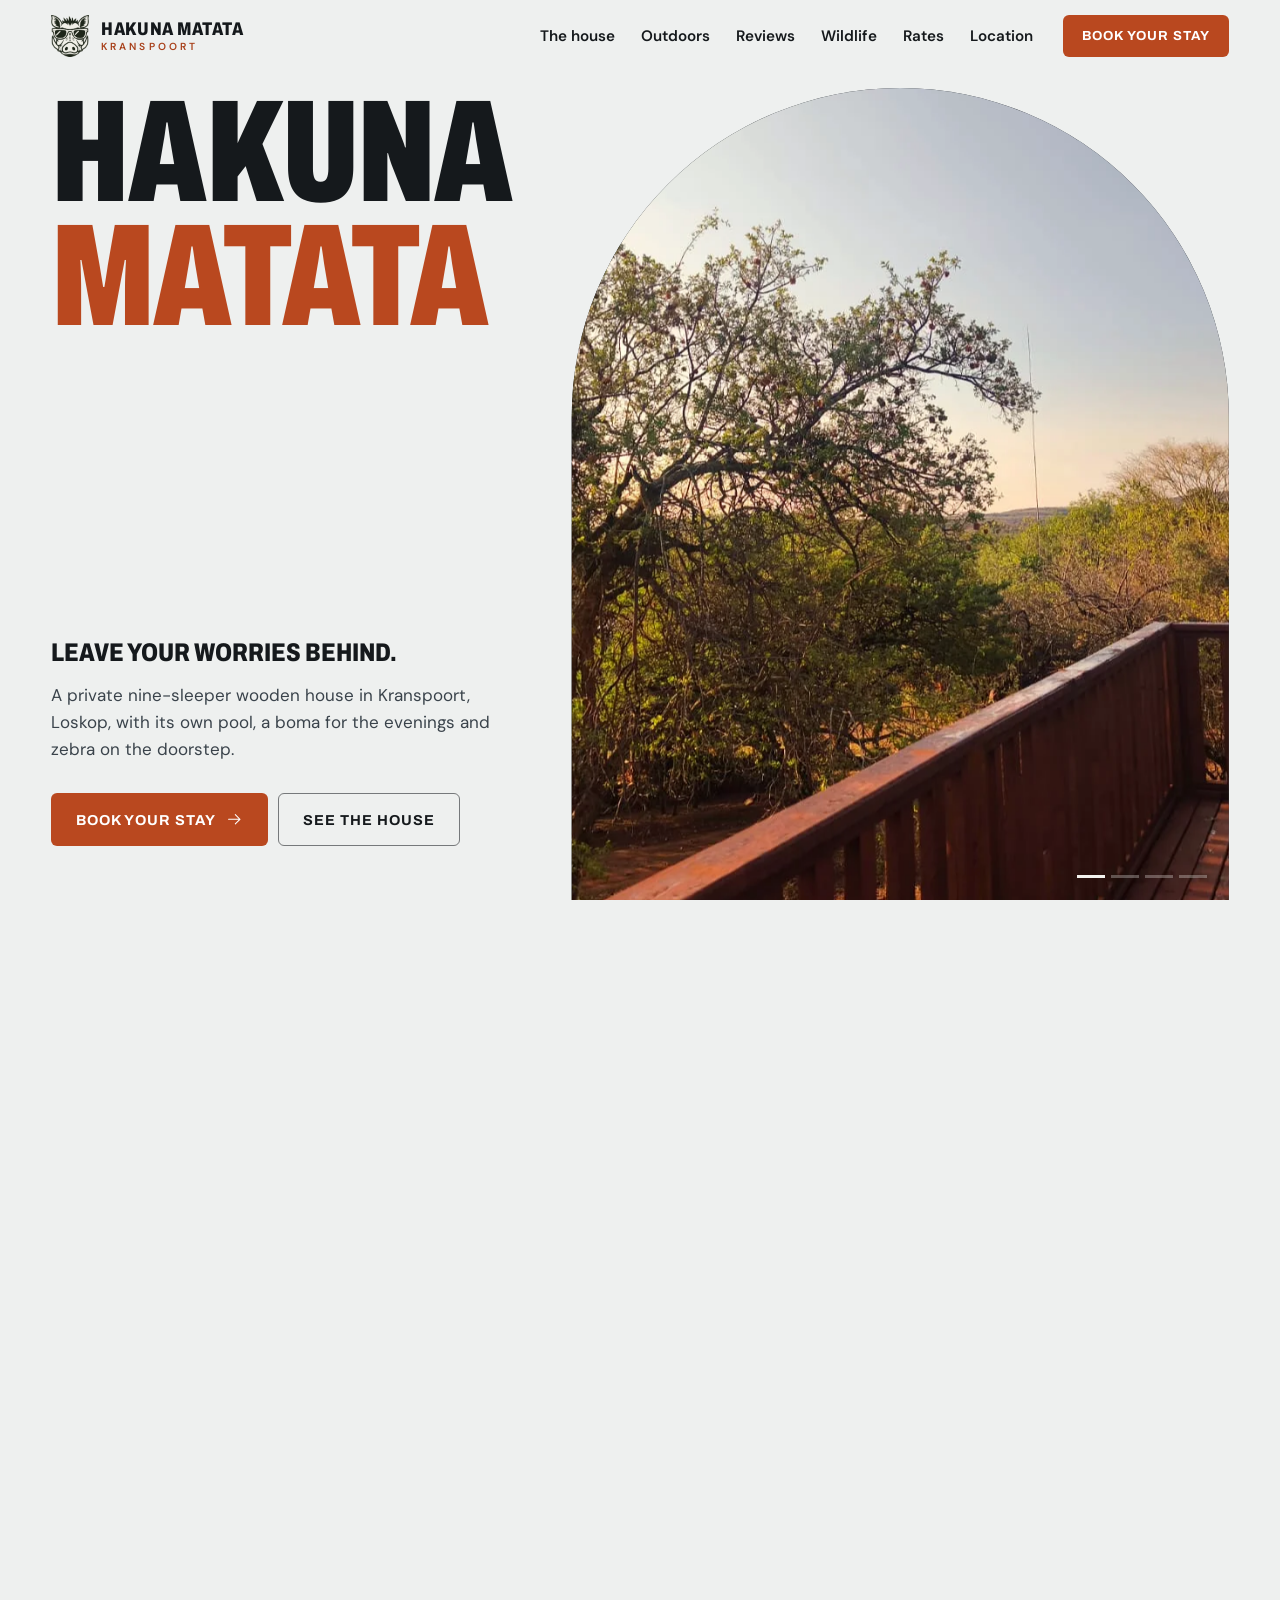
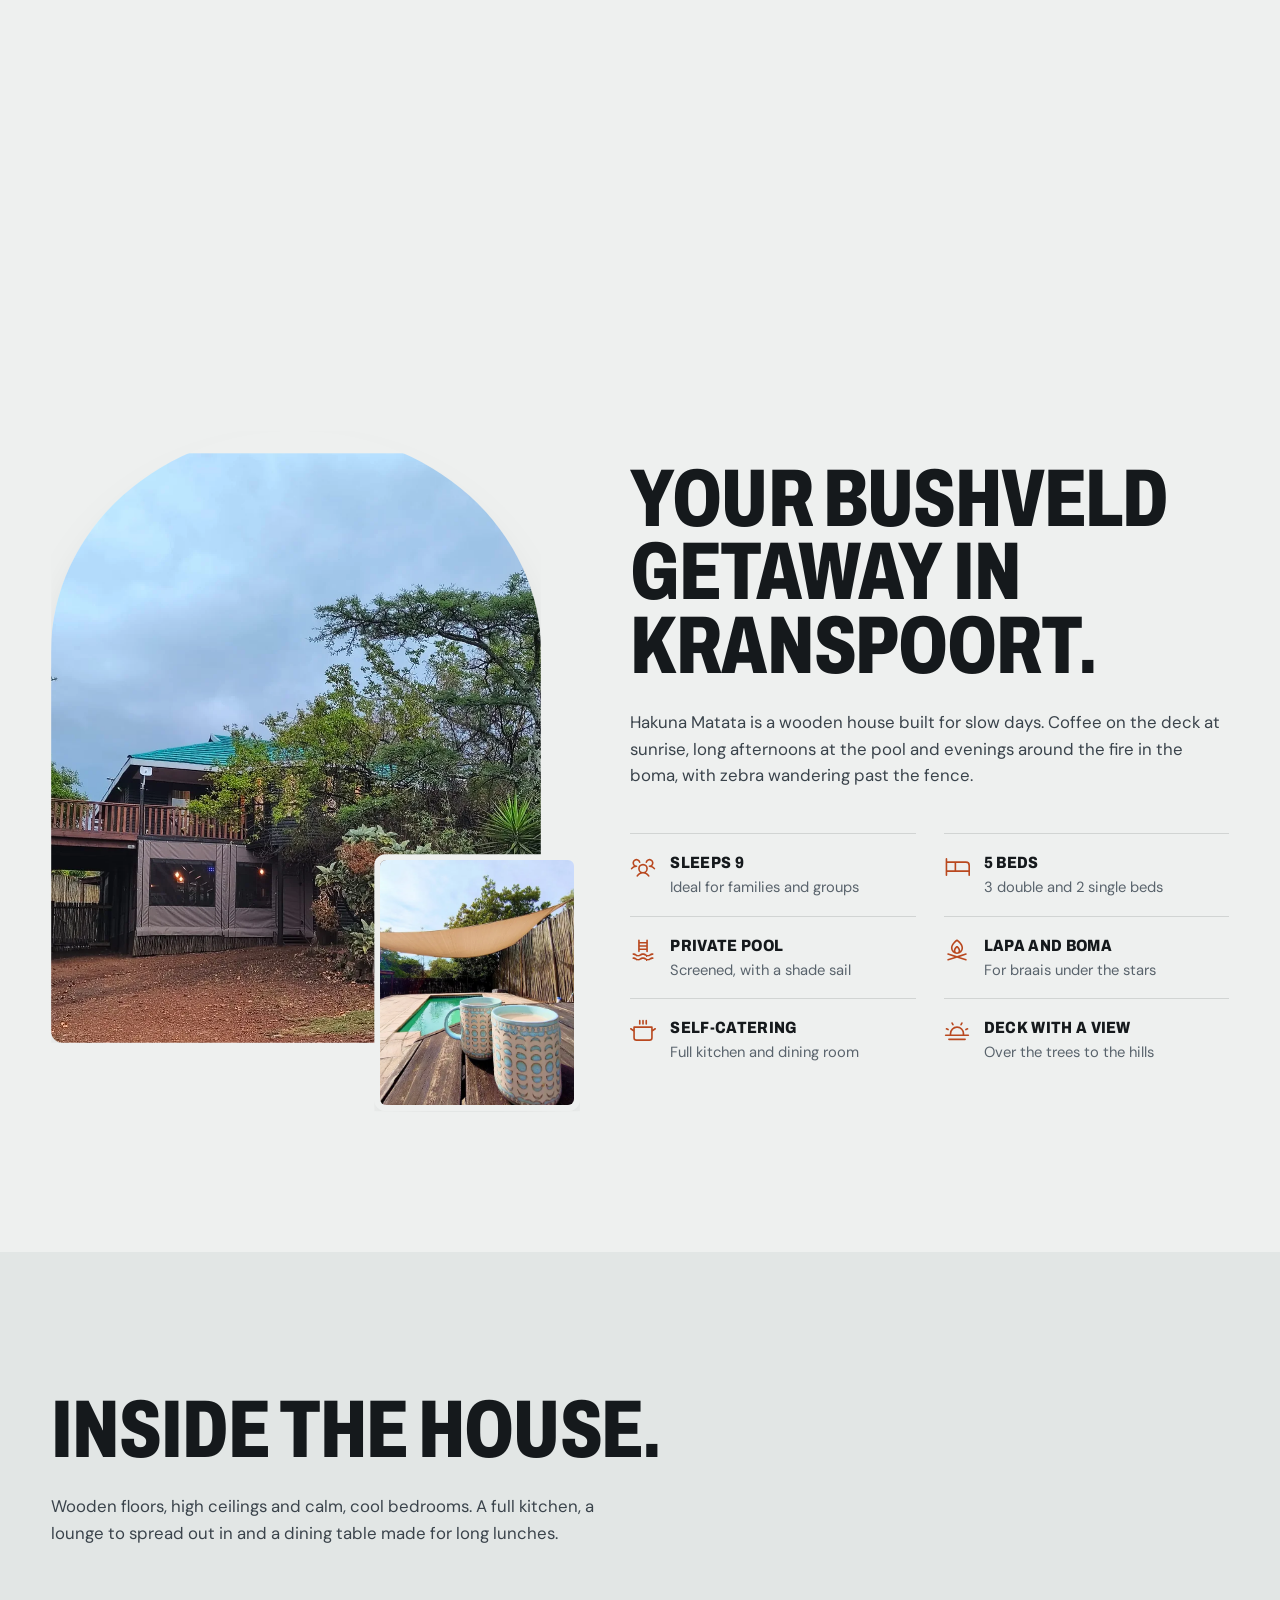
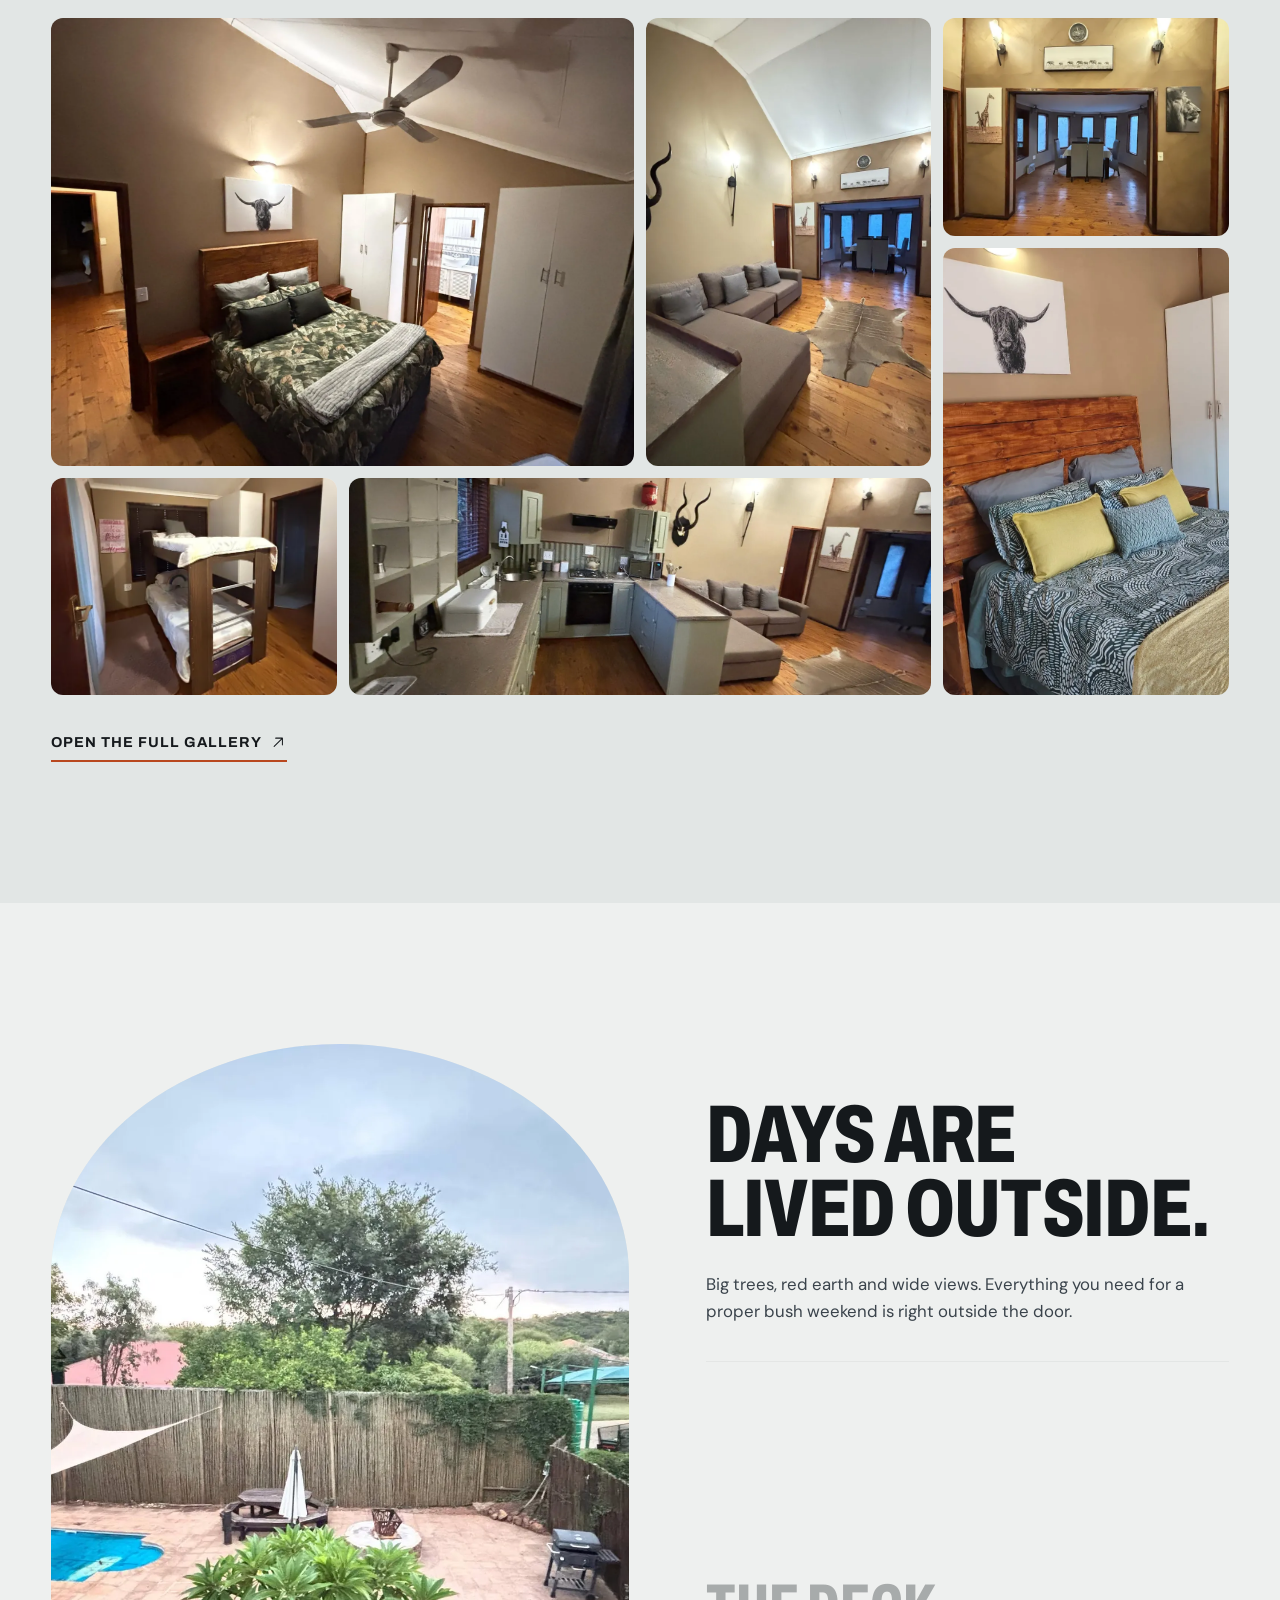
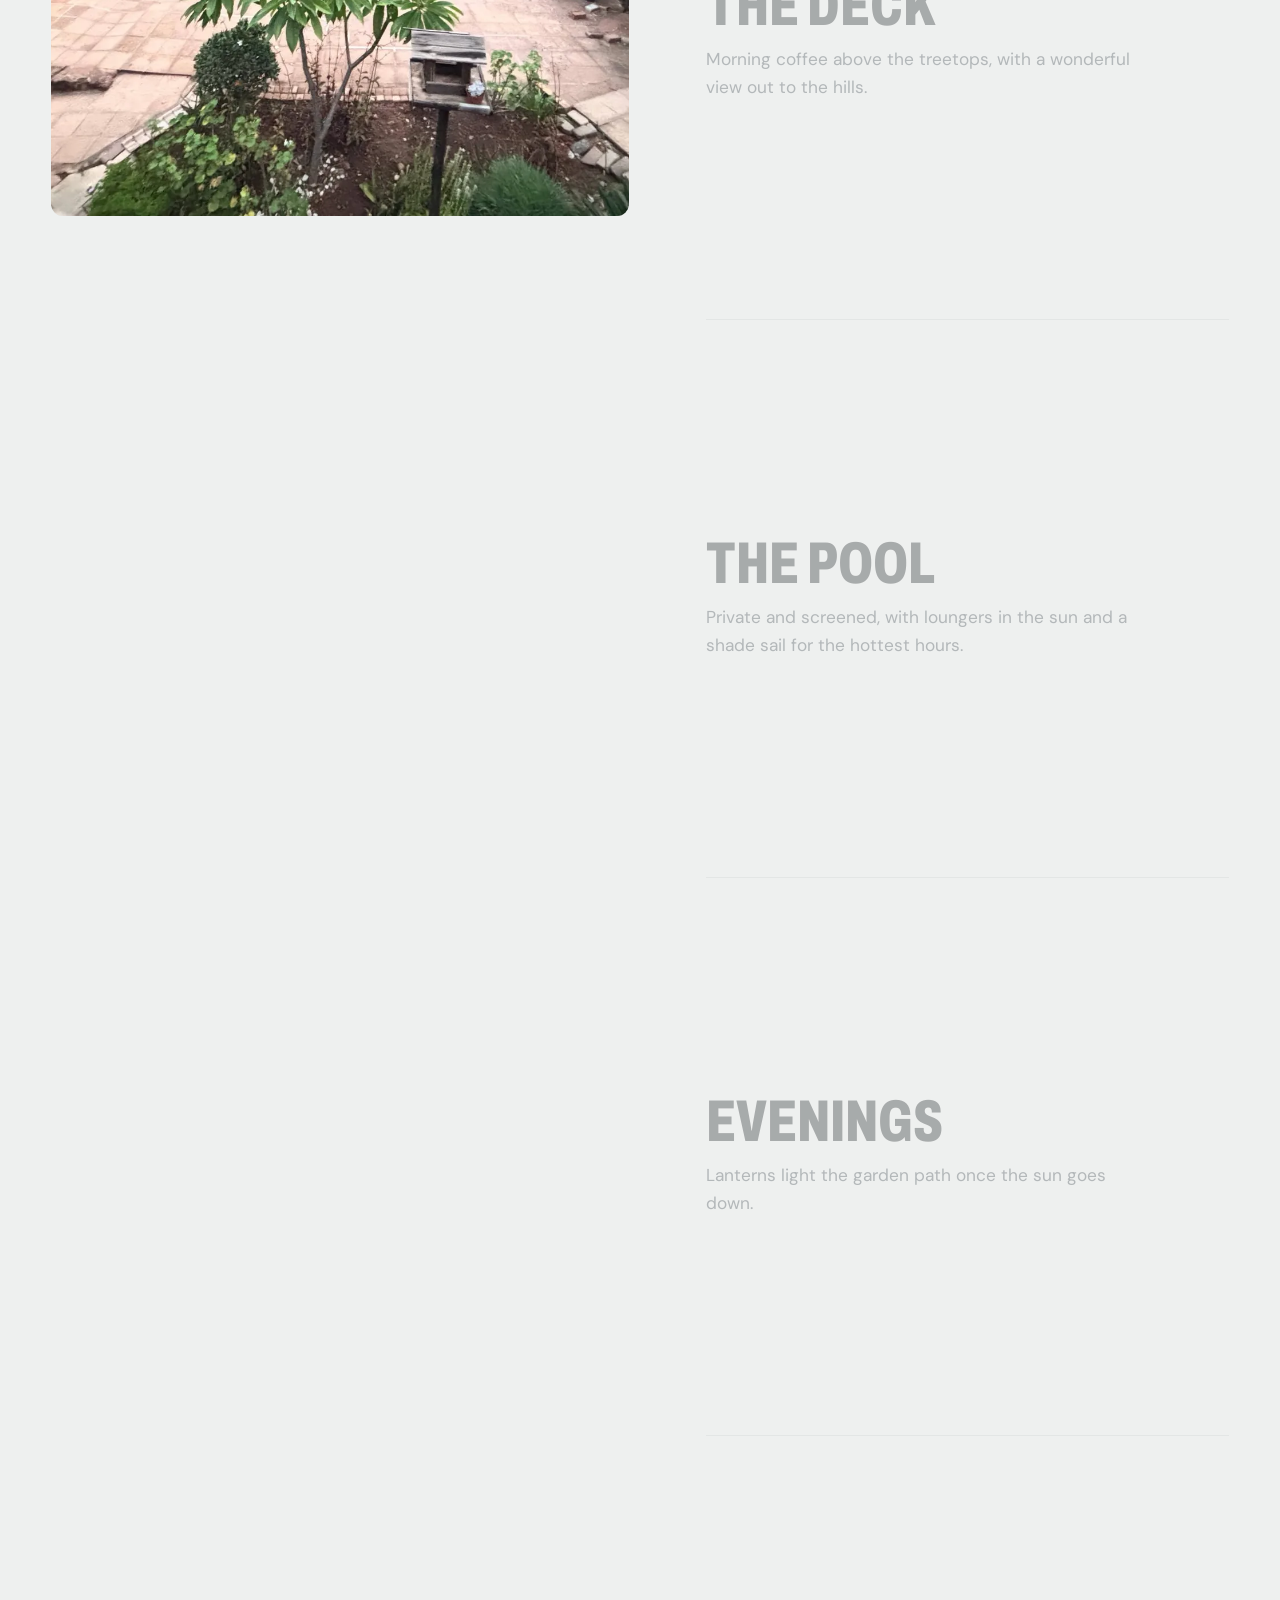
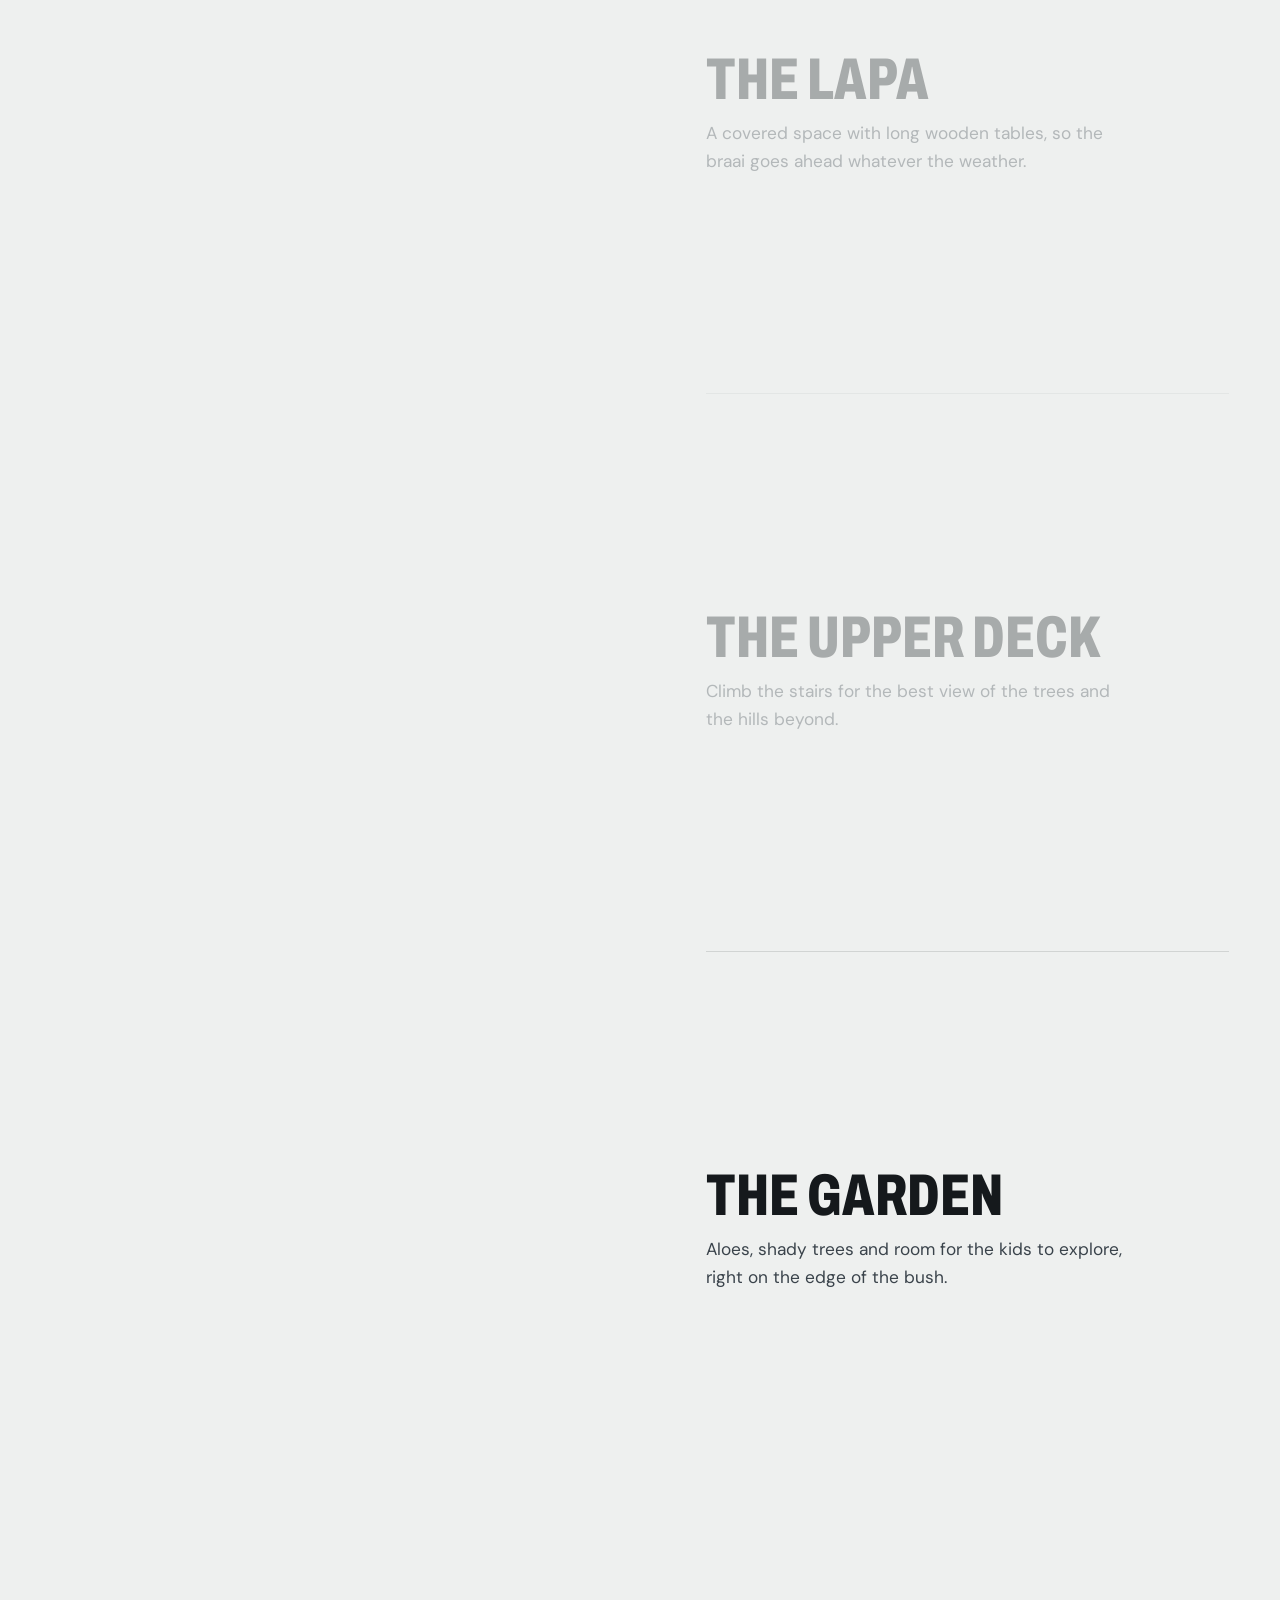
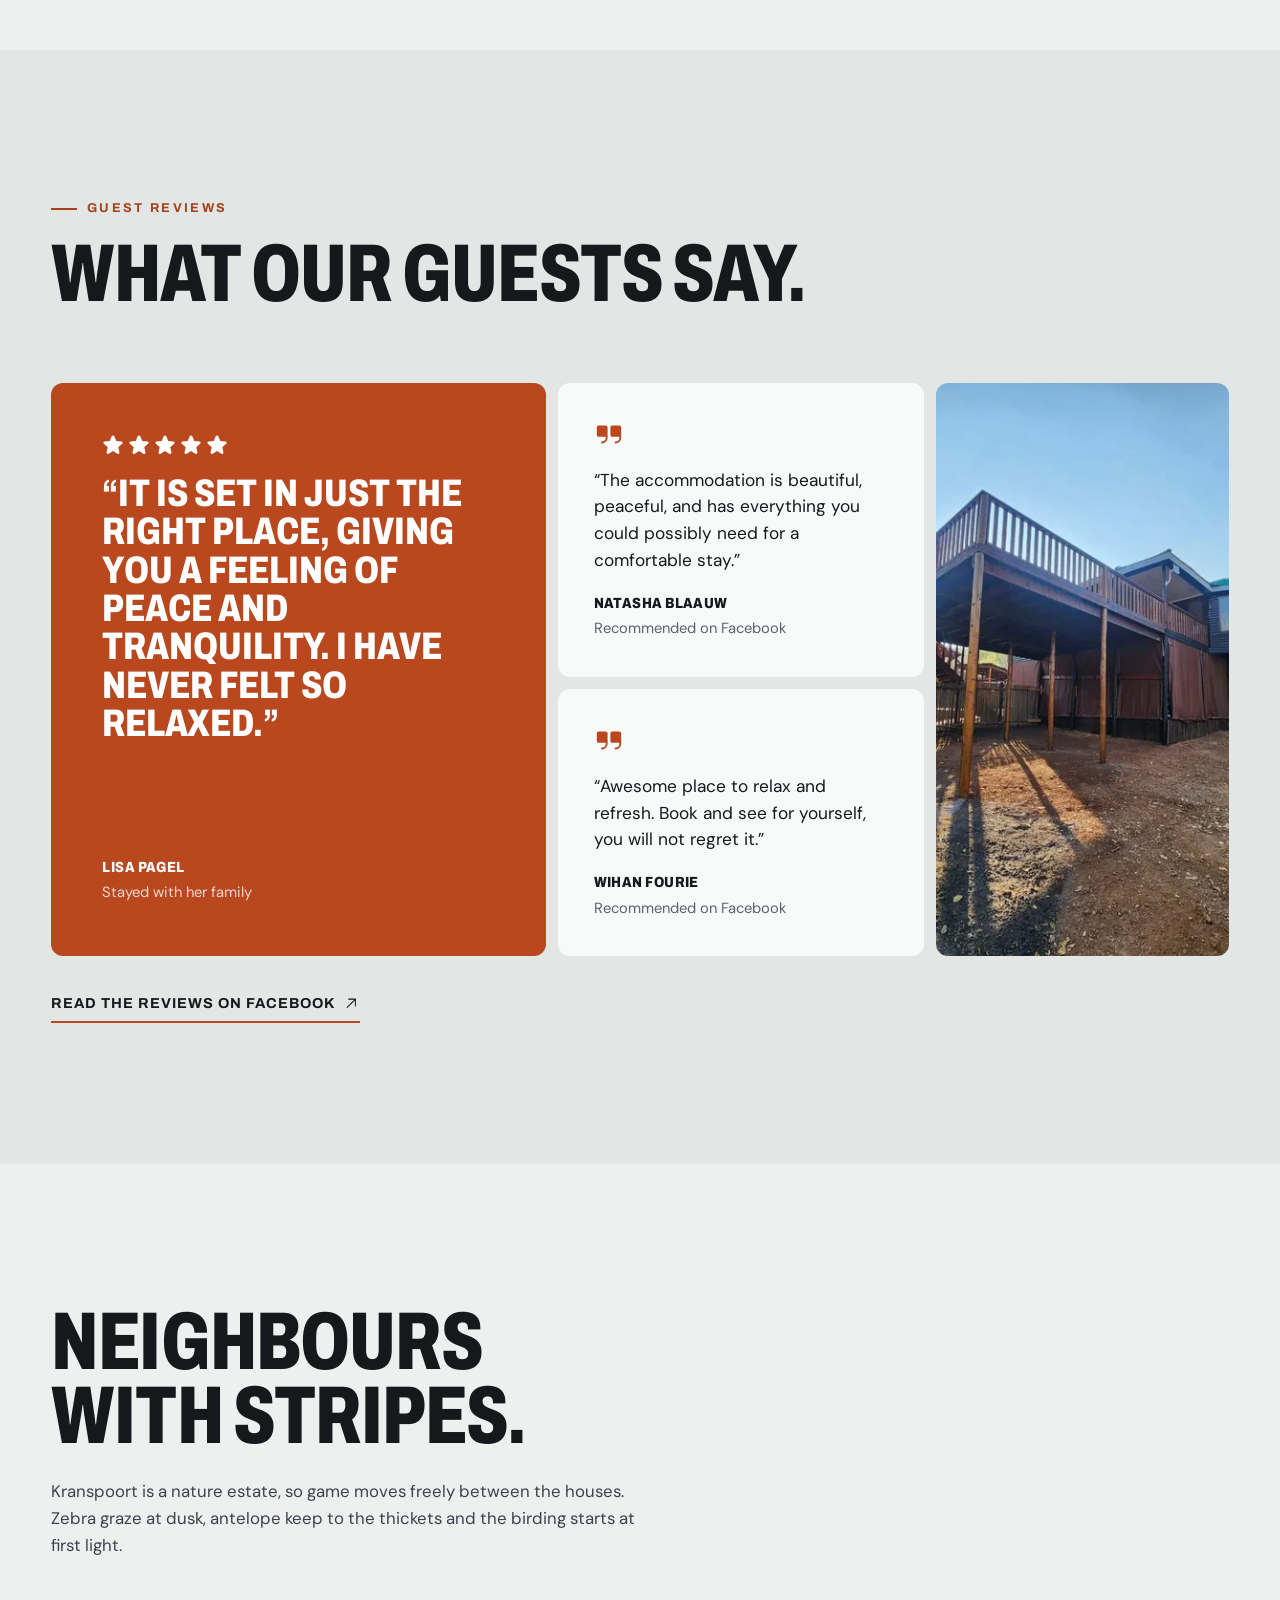
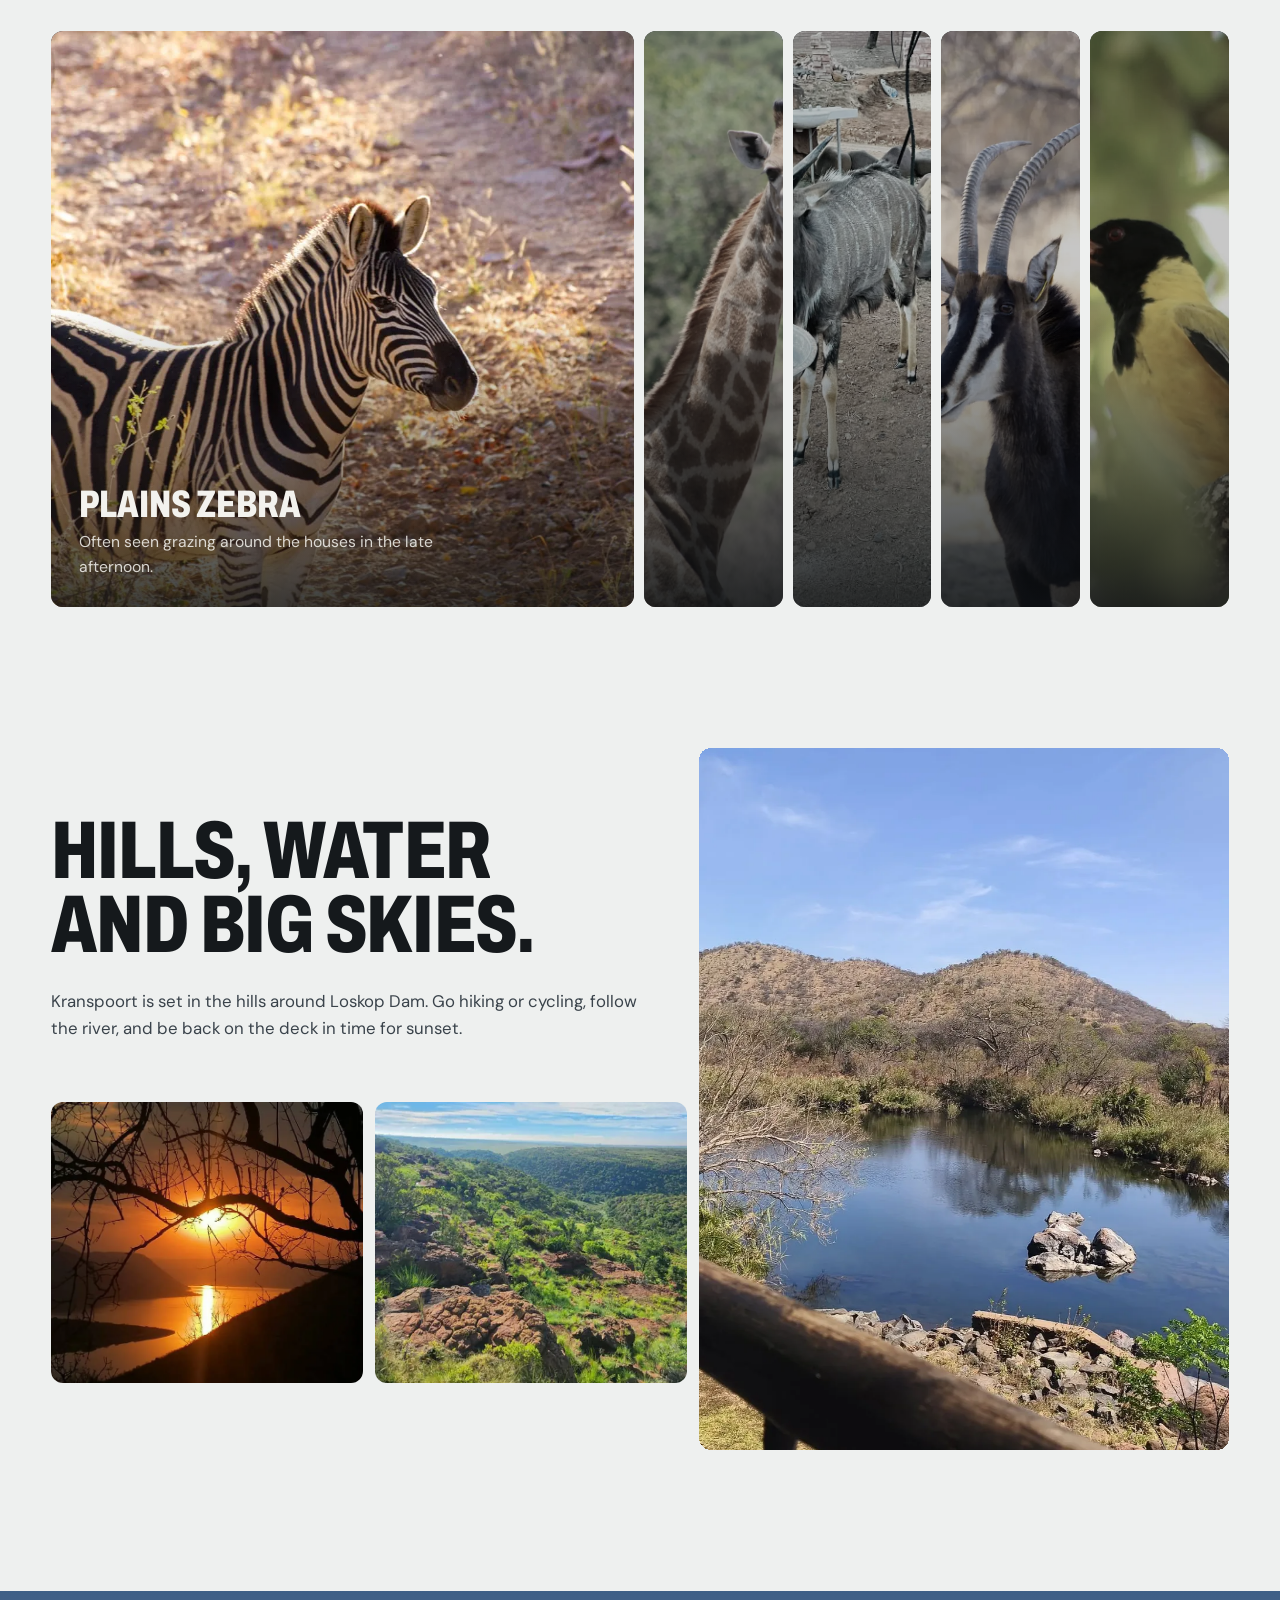
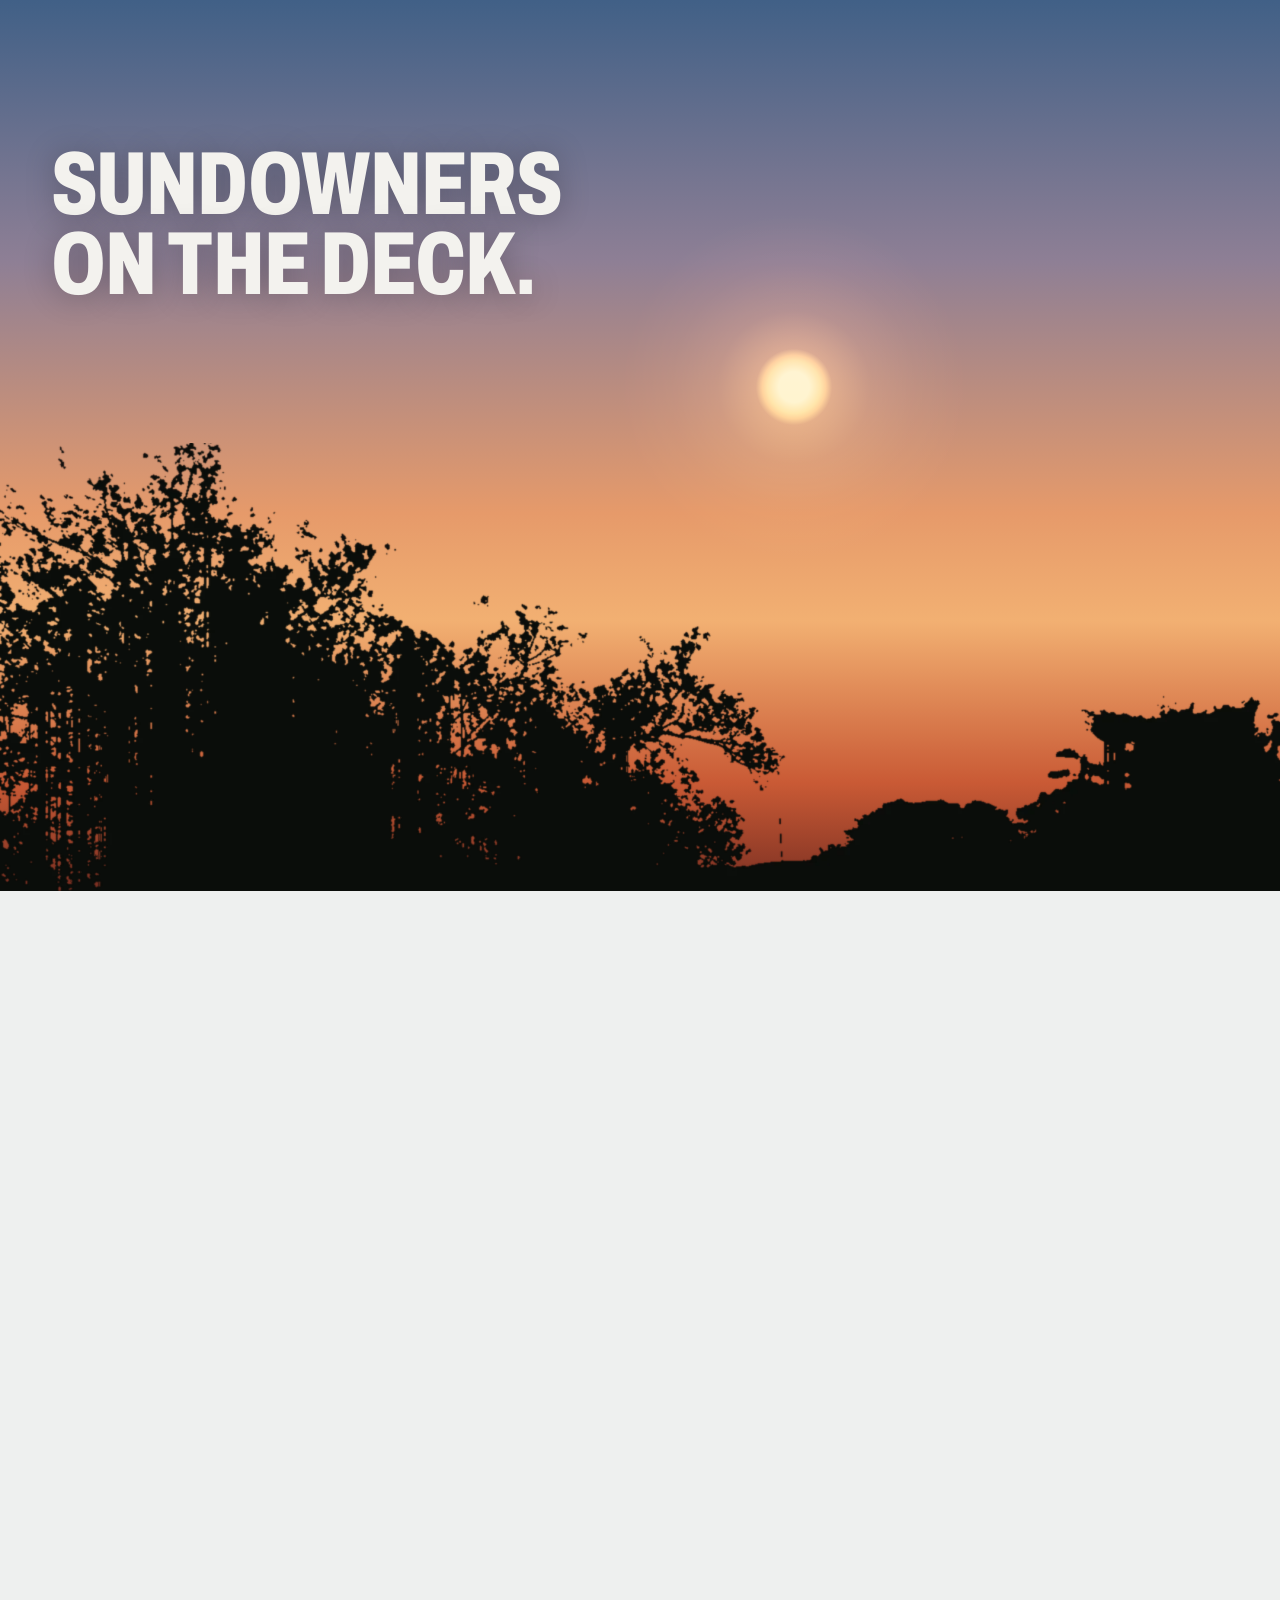
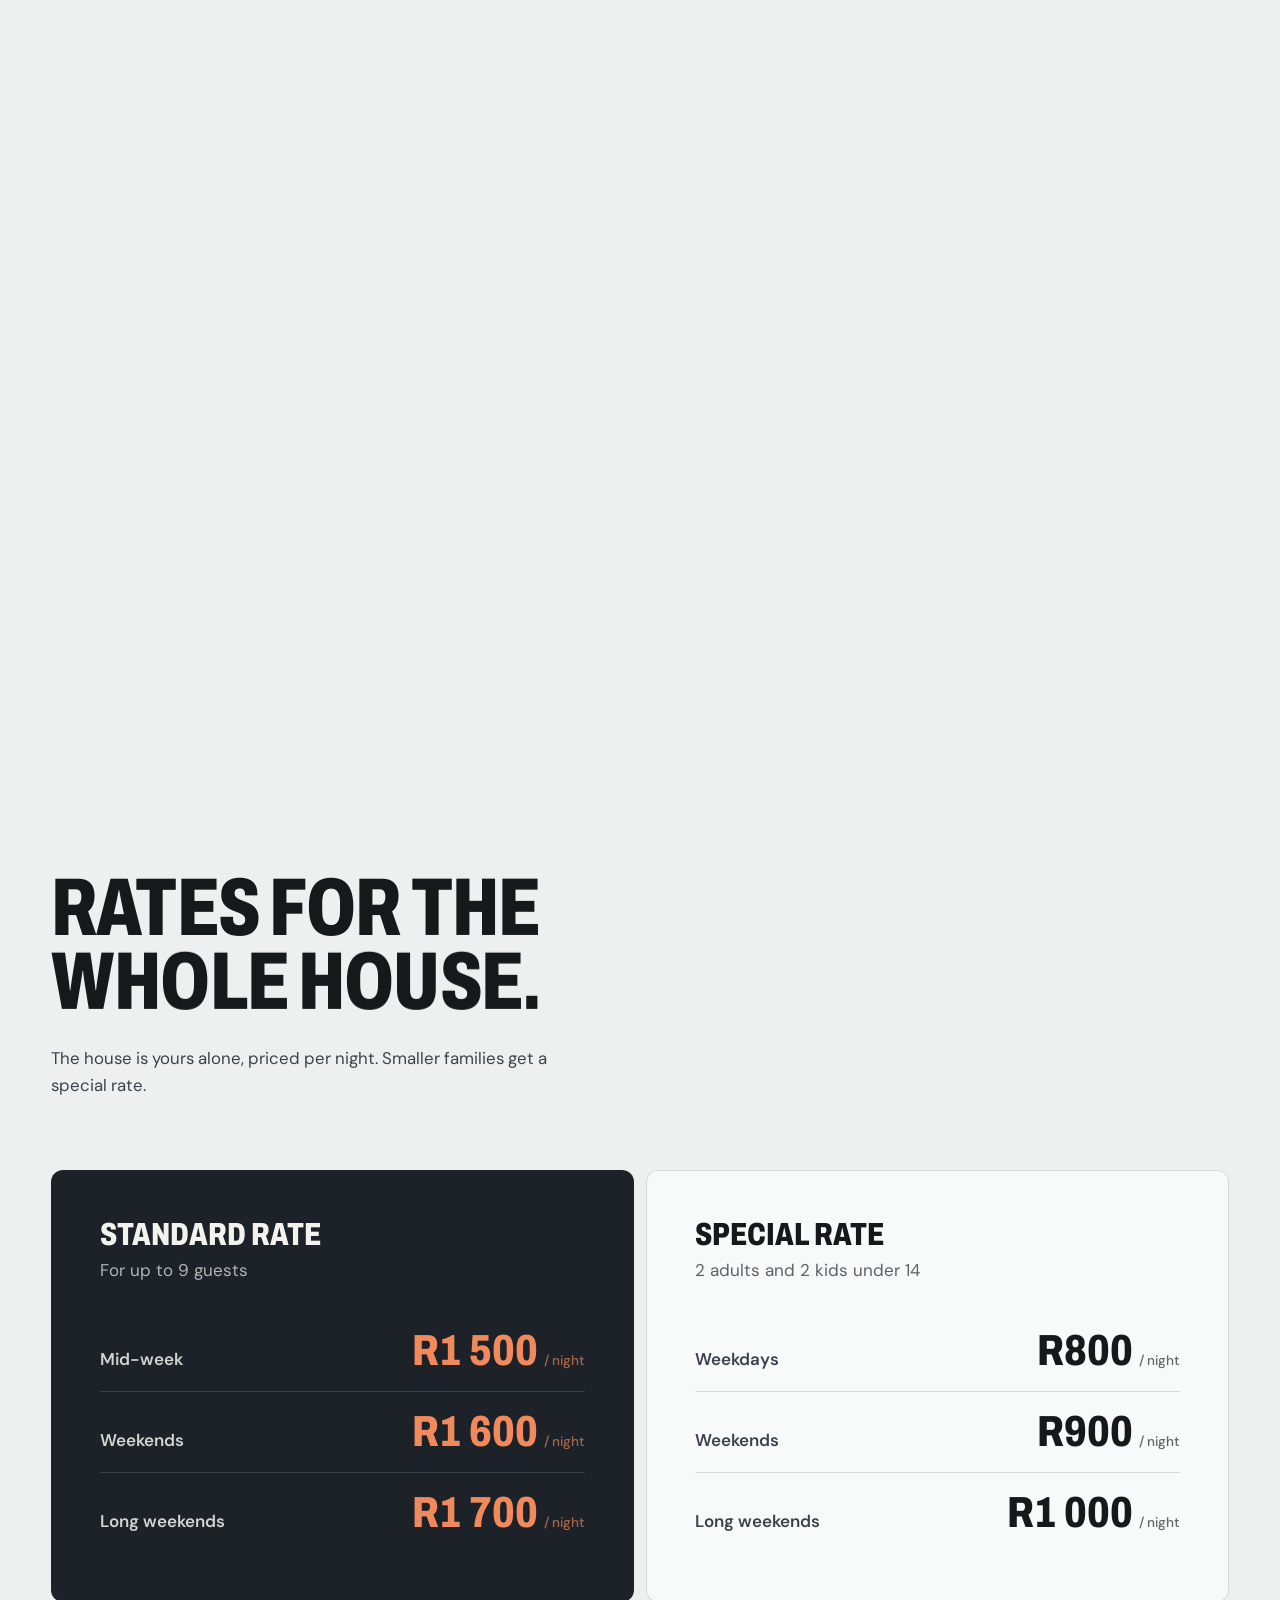
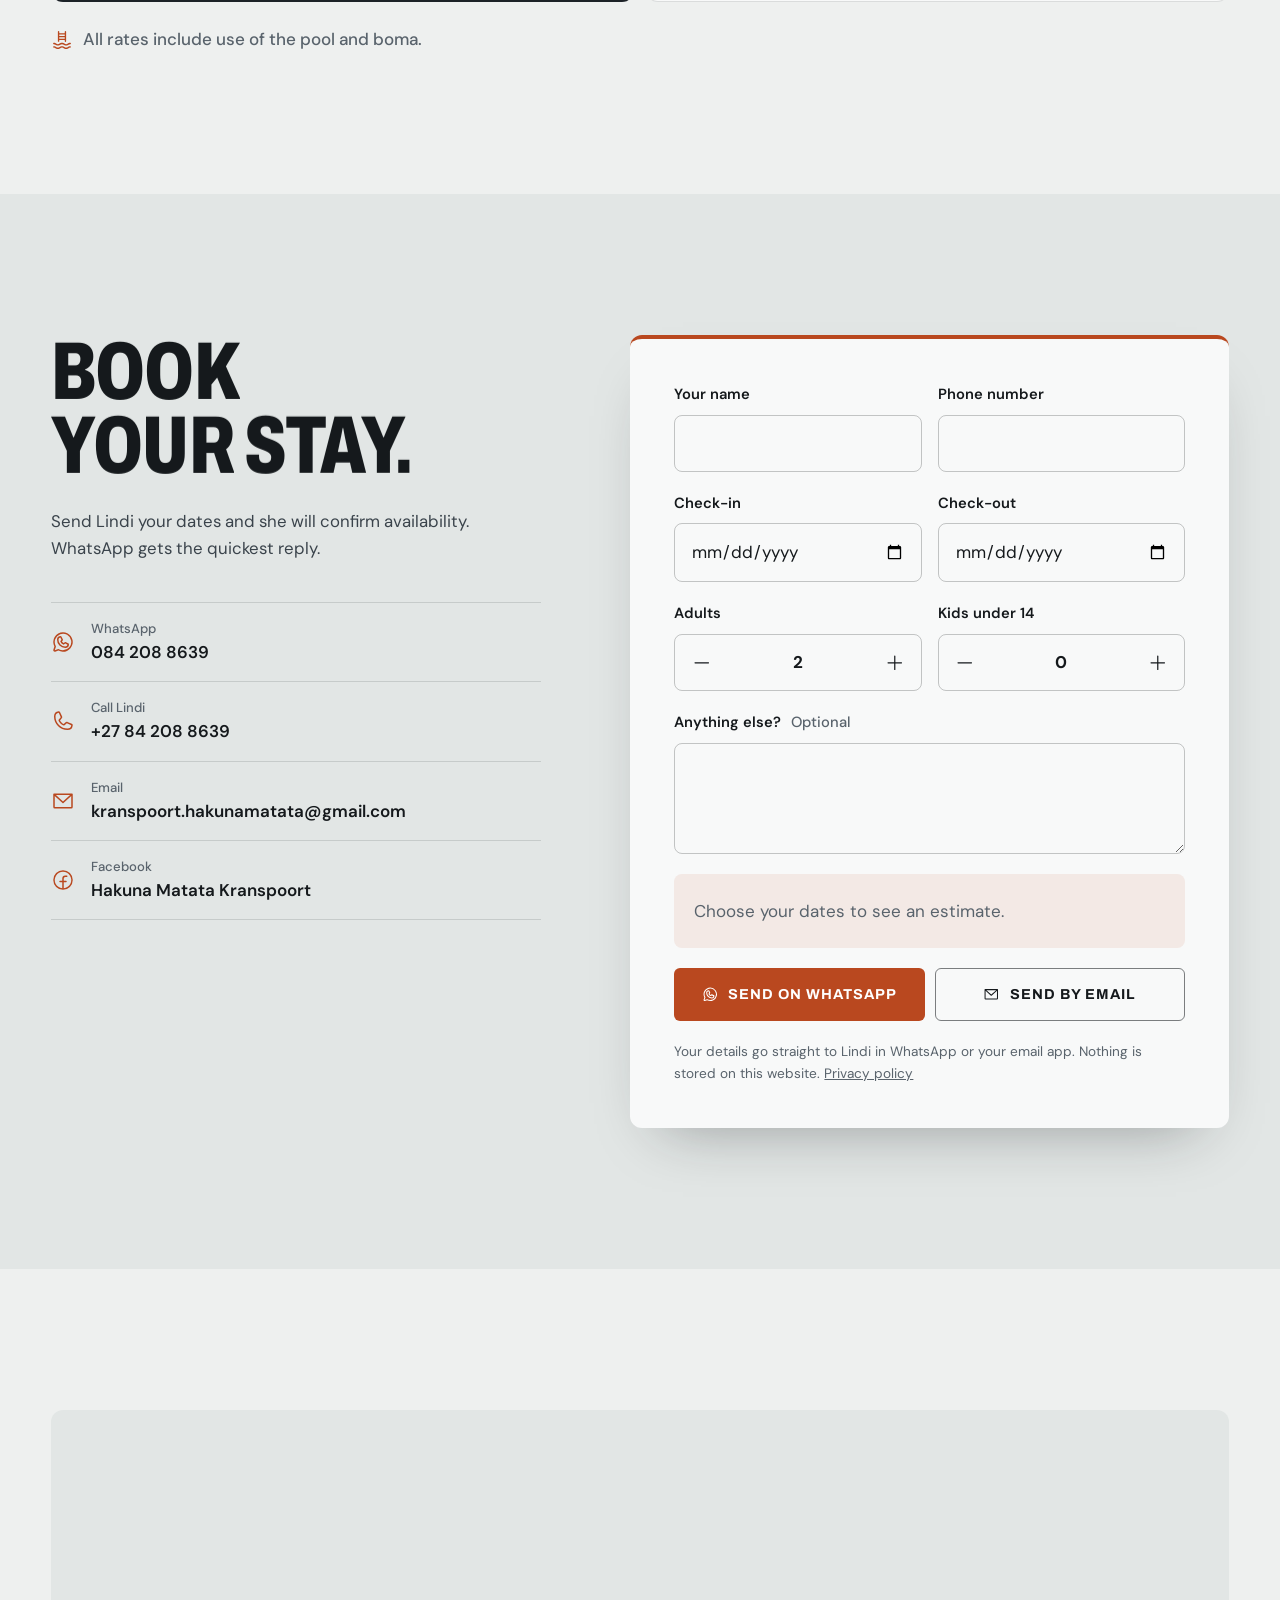
<file: index.html>
<!doctype html>
<html lang="en-ZA">
<head>
  <meta charset="utf-8">
  <meta name="viewport" content="width=device-width, initial-scale=1, viewport-fit=cover">
  <title>Hakuna Matata Kranspoort | 9-Sleeper Bush House near Loskop Dam</title>
  <meta name="description" content="Private 9-sleeper wooden holiday house in Kranspoort Vakansiedorp, Loskop. Own pool, lapa and boma, a deck over the bushveld and free-roaming zebra. Book on WhatsApp.">
  <meta name="robots" content="index, follow, max-image-preview:large">
  <link rel="canonical" href="https://obsidianstudiodesigns.github.io/hakunamatatakranspoort/">
  <meta name="theme-color" content="#1c2227">
  <meta name="color-scheme" content="light dark">

  <meta property="og:type" content="website">
  <meta property="og:site_name" content="Hakuna Matata Kranspoort">
  <meta property="og:locale" content="en_ZA">
  <meta property="og:url" content="https://obsidianstudiodesigns.github.io/hakunamatatakranspoort/">
  <meta property="og:title" content="Hakuna Matata Kranspoort | Your bushveld getaway">
  <meta property="og:description" content="A private 9-sleeper wooden house in Kranspoort, Loskop. Pool, lapa and boma, a deck with a view and zebra on the doorstep.">
  <meta property="og:image" content="https://obsidianstudiodesigns.github.io/hakunamatatakranspoort/og-image.jpg">
  <meta property="og:image:secure_url" content="https://obsidianstudiodesigns.github.io/hakunamatatakranspoort/og-image.jpg">
  <meta property="og:image:type" content="image/jpeg">
  <meta property="og:image:width" content="1200">
  <meta property="og:image:height" content="630">
  <meta property="og:image:alt" content="The deck at Hakuna Matata Kranspoort looking out over the bushveld">
  <meta name="twitter:card" content="summary_large_image">
  <meta name="twitter:title" content="Hakuna Matata Kranspoort | Your bushveld getaway">
  <meta name="twitter:description" content="A private 9-sleeper wooden house in Kranspoort, Loskop. Pool, lapa and boma, a deck with a view and zebra on the doorstep.">
  <meta name="twitter:image" content="https://obsidianstudiodesigns.github.io/hakunamatatakranspoort/og-image.jpg">

  <link rel="icon" href="favicon.ico" sizes="any">
  <link rel="icon" type="image/png" sizes="32x32" href="favicon-32x32.png">
  <link rel="apple-touch-icon" href="apple-touch-icon.png">
  <link rel="manifest" href="site.webmanifest">

  <link rel="preload" href="assets/fonts/archivo.woff2" as="font" type="font/woff2" crossorigin>
  <link rel="preload" href="assets/fonts/dmsans.woff2" as="font" type="font/woff2" crossorigin>
  <link rel="preload" as="image" href="assets/img/hero-deck.webp" media="(min-width: 761px)">
  <link rel="preload" as="image" href="assets/img/hero-m-3.webp" media="(max-width: 760px)">
  <link rel="stylesheet" href="assets/css/styles.css?v=4">
  <script>document.documentElement.classList.add("js")</script>

  <script type="application/ld+json">
  {
    "@context": "https://schema.org",
    "@type": "LodgingBusiness",
    "@id": "https://obsidianstudiodesigns.github.io/hakunamatatakranspoort/#lodging",
    "name": "Hakuna Matata Kranspoort",
    "alternateName": "Hakuna Matata Kranspoort House",
    "slogan": "Leave your worries behind",
    "description": "A private 9-sleeper wooden holiday house in Kranspoort Vakansiedorp near Loskop Dam, with its own pool, lapa and boma, and a deck overlooking the bushveld.",
    "url": "https://obsidianstudiodesigns.github.io/hakunamatatakranspoort/",
    "image": ["https://obsidianstudiodesigns.github.io/hakunamatatakranspoort/og-image.jpg", "https://obsidianstudiodesigns.github.io/hakunamatatakranspoort/assets/img/deck-view.webp", "https://obsidianstudiodesigns.github.io/hakunamatatakranspoort/assets/img/pool-floats.webp", "https://obsidianstudiodesigns.github.io/hakunamatatakranspoort/assets/img/bedroom-main-2.webp", "https://obsidianstudiodesigns.github.io/hakunamatatakranspoort/assets/img/lapa.webp"],
    "logo": "https://obsidianstudiodesigns.github.io/hakunamatatakranspoort/icon-512.png",
    "telephone": "+27842088639",
    "email": "kranspoort.hakunamatata@gmail.com",
    "priceRange": "R800 - R1 700 per night",
    "currenciesAccepted": "ZAR",
    "address": {
      "@type": "PostalAddress",
      "streetAddress": "82 Klapper Street",
      "addressLocality": "Kranspoort Vakansiedorp, Loskop",
      "addressRegion": "Mpumalanga",
      "postalCode": "1080",
      "addressCountry": "ZA"
    },
    "geo": { "@type": "GeoCoordinates", "latitude": -25.4163261, "longitude": 29.4319258 },
    "hasMap": "https://maps.app.goo.gl/9GJnb5qVw3JNUhw46",
    "amenityFeature": [
      { "@type": "LocationFeatureSpecification", "name": "Private swimming pool", "value": true },
      { "@type": "LocationFeatureSpecification", "name": "Lapa and boma", "value": true },
      { "@type": "LocationFeatureSpecification", "name": "Self-catering kitchen", "value": true },
      { "@type": "LocationFeatureSpecification", "name": "Deck with bushveld view", "value": true }
    ],
    "sameAs": ["https://www.facebook.com/profile.php?id=61571127717266"]
  }
  </script>
</head>
<body>
  <a class="skip" href="#main">Skip to content</a>

  <header class="nav" data-nav>
    <div class="nav__inner container">
      <a class="brand" href="#top">
        <span class="brand__mark glint glint--light"><img src="assets/img/logo-mark-light.png" alt="" width="452" height="503"></span>
        <span class="brand__name">Hakuna Matata<small>Kranspoort</small></span>
      </a>
      <nav class="nav__links" aria-label="Main">
        <a href="#house">The house</a>
        <a href="#outdoors">Outdoors</a>
        <a href="#reviews">Reviews</a>
        <a href="#wildlife">Wildlife</a>
        <a href="#rates">Rates</a>
        <a href="#location">Location</a>
      </nav>
      <a class="btn btn--accent btn--sm nav__cta" href="#book">Book your stay</a>
      <button class="nav__toggle" type="button" aria-expanded="false" aria-controls="menu" aria-label="Open menu" data-menu-toggle>
        <span></span><span></span>
      </button>
    </div>
  </header>

  <div class="menu" id="menu" data-menu hidden>
    <nav class="menu__links" aria-label="Mobile">
      <a href="#house">The house</a>
      <a href="#outdoors">Outdoors</a>
      <a href="#reviews">Reviews</a>
      <a href="#wildlife">Wildlife</a>
      <a href="#rates">Rates</a>
      <a href="#location">Location</a>
      <a href="#book">Book your stay</a>
    </nav>
    <div class="menu__foot">
      <a href="https://wa.me/27842088639" target="_blank" rel="noopener"><svg class="i"><use href="assets/icons.svg#i-whatsapp-logo"/></svg>084 208 8639</a>
      <a href="mailto:kranspoort.hakunamatata@gmail.com"><svg class="i"><use href="assets/icons.svg#i-envelope-simple"/></svg>Email us</a>
    </div>
  </div>

  <main id="main">
    <!-- HERO: masthead + arch window that opens to full screen -->
    <section class="hero" id="top" aria-label="Welcome" data-hero>
      <div class="hero__media" data-hero-media aria-hidden="true">
        <picture class="hero__frame is-active" data-frame data-fx="-2%" data-fy="1%" data-focus-m="0.56">
          <source media="(max-width: 760px)" srcset="assets/img/hero-m-3.webp">
          <img src="assets/img/hero-deck.webp" alt="" fetchpriority="high">
        </picture>
        <picture class="hero__frame" data-frame data-fx="1.5%" data-fy="1%" data-focus-m="0.24">
          <source media="(max-width: 760px)" srcset="assets/img/hero-m-2.webp">
          <img src="assets/img/hero-river.webp" alt="" loading="lazy">
        </picture>
        <picture class="hero__frame" data-frame data-fx="2%" data-fy="-1%" data-focus-m="0.44">
          <source media="(max-width: 760px)" srcset="assets/img/hero-m-1.webp">
          <img src="assets/img/hero-zebra.webp" alt="" loading="lazy">
        </picture>
        <picture class="hero__frame" data-frame data-fx="-1.5%" data-fy="-1%" data-focus-m="0.4">
          <source media="(max-width: 760px)" srcset="assets/img/hero-m-4.webp">
          <img src="assets/img/hero-pool.webp" alt="" loading="lazy">
        </picture>
        <div class="hero__shade" data-hero-shade aria-hidden="true"></div>
        <div class="hero__sticker" data-sticker aria-hidden="true">
          <span class="glint glint--light"><img src="assets/img/logo-mark-light.png" alt="" width="452" height="503"></span>
          <p>Leave your worries behind</p>
        </div>
      </div>

      <div class="hero__inner container">
        <div class="hero__left">
          <h1 class="hero__mark" data-mark>
            <span class="hero__mark-line"><span>Hakuna</span></span>
            <span class="hero__mark-line"><span>Matata</span></span>
            <span class="visually-hidden"> Kranspoort, a private bush house in Loskop</span>
          </h1>
          <div class="hero__copy" data-hero-copy>
            <p class="hero__tag">Leave your worries behind.</p>
            <p class="hero__lede">A private nine-sleeper wooden house in Kranspoort, Loskop, with its own pool, a boma for the evenings and zebra on the doorstep.</p>
            <div class="hero__cta">
              <a class="btn btn--accent" href="#book" data-magnetic>Book your stay <svg class="i"><use href="assets/icons.svg#i-arrow-right"/></svg></a>
              <a class="btn btn--line" href="#house">See the house</a>
            </div>
          </div>
        </div>
        <div class="hero__slot" data-slot aria-hidden="true">
          <div class="hero__progress" data-progress><i></i><i></i><i></i><i></i></div>
        </div>
      </div>
    </section>

    <!-- INTRO -->
    <section class="intro section" aria-labelledby="intro-title">
      <div class="container intro__grid">
        <div class="intro__art">
          <figure class="intro__arch" data-clip>
            <img src="assets/img/house-trees.webp" alt="The wooden house at Hakuna Matata among the trees" loading="lazy" width="1050" height="1400" data-parallax="-8">
          </figure>
          <figure class="intro__small" data-clip>
            <img src="assets/img/coffee-pool-sm.webp" alt="Two coffee mugs on the edge of the pool under the shade sail" loading="lazy" width="600" height="800" data-parallax="6">
          </figure>
        </div>
        <div class="intro__copy">
          <h2 id="intro-title" class="h2" data-split>Your bushveld getaway in Kranspoort.</h2>
          <p class="body-lg" data-reveal>Hakuna Matata is a wooden house built for slow days. Coffee on the deck at sunrise, long afternoons at the pool and evenings around the fire in the boma, with zebra wandering past the fence.</p>
          <ul class="facts" data-reveal-group>
            <li><svg class="i"><use href="assets/icons.svg#i-users-three"/></svg><span><strong>Sleeps 9</strong>Ideal for families and groups</span></li>
            <li><svg class="i"><use href="assets/icons.svg#i-bed"/></svg><span><strong>5 beds</strong>3 double and 2 single beds</span></li>
            <li><svg class="i"><use href="assets/icons.svg#i-swimming-pool"/></svg><span><strong>Private pool</strong>Screened, with a shade sail</span></li>
            <li><svg class="i"><use href="assets/icons.svg#i-campfire"/></svg><span><strong>Lapa and boma</strong>For braais under the stars</span></li>
            <li><svg class="i"><use href="assets/icons.svg#i-cooking-pot"/></svg><span><strong>Self-catering</strong>Full kitchen and dining room</span></li>
            <li><svg class="i"><use href="assets/icons.svg#i-sun-horizon"/></svg><span><strong>Deck with a view</strong>Over the trees to the hills</span></li>
          </ul>
        </div>
      </div>
    </section>

    <!-- HOUSE / BENTO -->
    <section class="house section" id="house" aria-labelledby="house-title">
      <div class="container">
        <div class="stack-head">
          <h2 id="house-title" class="h2" data-split>Inside the house.</h2>
          <p class="body-lg" data-reveal>Wooden floors, high ceilings and calm, cool bedrooms. A full kitchen, a lounge to spread out in and a dining table made for long lunches.</p>
        </div>
        <div class="bento" data-reveal-group>
          <button class="bento__cell bento__a" type="button" data-open="0" aria-label="View the main bedroom"><img src="assets/img/bedroom-main-2.webp" alt="Main bedroom with a double bed, ceiling fan and built-in cupboards" loading="lazy"></button>
          <button class="bento__cell bento__b" type="button" data-open="1" aria-label="View the lounge"><img src="assets/img/lounge-tall.webp" alt="Lounge with a corner couch, cowhide rug and kudu horns" loading="lazy"></button>
          <button class="bento__cell bento__c" type="button" data-open="2" aria-label="View the dining room"><img src="assets/img/dining-arch-sm.webp" alt="Dining table framed by an archway and bay windows" loading="lazy"></button>
          <button class="bento__cell bento__d" type="button" data-open="3" aria-label="View a bedroom"><img src="assets/img/bedroom-two.webp" alt="Double bedroom with yellow cushions and a timber headboard" loading="lazy"></button>
          <button class="bento__cell bento__e" type="button" data-open="4" aria-label="View the bunk room"><img src="assets/img/bunk-room-sm.webp" alt="Bedroom with a bunk bed under a ceiling fan" loading="lazy"></button>
          <button class="bento__cell bento__f" type="button" data-open="5" aria-label="View the kitchen"><img src="assets/img/kitchen-lounge.webp" alt="Open-plan kitchen with sage green cupboards leading to the lounge" loading="lazy"></button>
        </div>
        <button class="link-btn" type="button" data-open="0">Open the full gallery <svg class="i"><use href="assets/icons.svg#i-arrow-up-right"/></svg></button>
      </div>
    </section>

    <!-- OUTDOORS: sticky photo that changes as each space scrolls past -->
    <section class="outdoors section" id="outdoors" aria-labelledby="outdoors-title" data-spaces>
      <div class="container outdoors__grid">
        <div class="outdoors__stage" aria-hidden="true">
          <div class="outdoors__frame">
            <img class="is-on" src="assets/img/deck-view.webp" alt="" loading="lazy" data-space-img="0">
            <img src="assets/img/pool-floats.webp" alt="" loading="lazy" data-space-img="1">
            <img src="assets/img/lantern-path.webp" alt="" loading="lazy" data-space-img="2">
            <img src="assets/img/lapa.webp" alt="" loading="lazy" data-space-img="3">
            <img src="assets/img/deck-stairs.webp" alt="" loading="lazy" data-space-img="4">
            <img src="assets/img/garden-pool.webp" alt="" loading="lazy" data-space-img="5">
          </div>
        </div>
        <div class="outdoors__list">
          <div class="outdoors__head">
            <h2 id="outdoors-title" class="h2" data-split>Days are lived outside.</h2>
            <p class="body-lg" data-reveal>Big trees, red earth and wide views. Everything you need for a proper bush weekend is right outside the door.</p>
          </div>
          <article class="space is-on" data-space="0">
            <img class="space__img" src="assets/img/deck-view-sm.webp" alt="The deck overlooking thick bushveld and distant hills" loading="lazy">
            <h3>The deck</h3>
            <p>Morning coffee above the treetops, with a wonderful view out to the hills.</p>
          </article>
          <article class="space" data-space="1">
            <img class="space__img" src="assets/img/pool-floats-sm.webp" alt="The private pool with loungers and pool rings" loading="lazy">
            <h3>The pool</h3>
            <p>Private and screened, with loungers in the sun and a shade sail for the hottest hours.</p>
          </article>
          <article class="space" data-space="2">
            <img class="space__img" src="assets/img/lantern-path-sm.webp" alt="A garden path lit by small lanterns at dusk" loading="lazy">
            <h3>Evenings</h3>
            <p>Lanterns light the garden path once the sun goes down.</p>
          </article>
          <article class="space" data-space="3">
            <img class="space__img" src="assets/img/lapa-sm.webp" alt="The covered lapa with wooden tables and roll-down canvas sides" loading="lazy">
            <h3>The lapa</h3>
            <p>A covered space with long wooden tables, so the braai goes ahead whatever the weather.</p>
          </article>
          <article class="space" data-space="4">
            <img class="space__img" src="assets/img/deck-stairs-sm.webp" alt="Timber stairs leading up to the upper deck" loading="lazy">
            <h3>The upper deck</h3>
            <p>Climb the stairs for the best view of the trees and the hills beyond.</p>
          </article>
          <article class="space" data-space="5">
            <img class="space__img" src="assets/img/garden-pool-sm.webp" alt="The garden with aloes, a paved area and the pool" loading="lazy">
            <h3>The garden</h3>
            <p>Aloes, shady trees and room for the kids to explore, right on the edge of the bush.</p>
          </article>
        </div>
      </div>
    </section>

    <!-- REVIEWS -->
    <section class="reviews section" id="reviews" aria-labelledby="reviews-title">
      <div class="container">
        <div class="stack-head">
          <p class="eyebrow" data-reveal>Guest reviews</p>
          <h2 id="reviews-title" class="h2" data-split>What our guests say.</h2>
        </div>
        <div class="reviews__grid" data-reveal-group>
          <figure class="review review--feature">
            <div class="review__stars" aria-label="5 out of 5 stars">
              <svg class="i"><use href="assets/icons.svg#i-star-fill"/></svg><svg class="i"><use href="assets/icons.svg#i-star-fill"/></svg><svg class="i"><use href="assets/icons.svg#i-star-fill"/></svg><svg class="i"><use href="assets/icons.svg#i-star-fill"/></svg><svg class="i"><use href="assets/icons.svg#i-star-fill"/></svg>
            </div>
            <blockquote>&ldquo;It is set in just the right place, giving you a feeling of peace and tranquility. I have never felt so relaxed.&rdquo;</blockquote>
            <figcaption><strong>Lisa Pagel</strong><span>Stayed with her family</span></figcaption>
          </figure>
          <figure class="review">
            <svg class="i review__mark" aria-hidden="true"><use href="assets/icons.svg#i-quotes-fill"/></svg>
            <blockquote>&ldquo;The accommodation is beautiful, peaceful, and has everything you could possibly need for a comfortable stay.&rdquo;</blockquote>
            <figcaption><strong>Natasha Blaauw</strong><span>Recommended on Facebook</span></figcaption>
          </figure>
          <figure class="review">
            <svg class="i review__mark" aria-hidden="true"><use href="assets/icons.svg#i-quotes-fill"/></svg>
            <blockquote>&ldquo;Awesome place to relax and refresh. Book and see for yourself, you will not regret it.&rdquo;</blockquote>
            <figcaption><strong>Wihan Fourie</strong><span>Recommended on Facebook</span></figcaption>
          </figure>
          <figure class="review review--photo" aria-hidden="true">
            <img src="assets/img/house-deck-sm.webp" alt="" loading="lazy">
          </figure>
        </div>
        <a class="link-btn" href="https://www.facebook.com/profile.php?id=61571127717266&amp;sk=reviews" target="_blank" rel="noopener">Read the reviews on Facebook <svg class="i"><use href="assets/icons.svg#i-arrow-up-right"/></svg></a>
      </div>
    </section>

    <!-- WILDLIFE / ACCORDION -->
    <section class="wildlife section" id="wildlife" aria-labelledby="wildlife-title">
      <div class="container">
        <div class="stack-head">
          <h2 id="wildlife-title" class="h2" data-split>Neighbours with stripes.</h2>
          <p class="body-lg" data-reveal>Kranspoort is a nature estate, so game moves freely between the houses. Zebra graze at dusk, antelope keep to the thickets and the birding starts at first light.</p>
        </div>
        <div class="strips" data-strips data-reveal-group>
          <button class="strip is-open" type="button" aria-expanded="true">
            <img src="assets/img/zebra.webp" alt="Plains zebra standing on a sunlit path" loading="lazy">
            <span class="strip__label"><strong>Plains zebra</strong><span>Often seen grazing around the houses in the late afternoon.</span></span>
          </button>
          <button class="strip" type="button" aria-expanded="false">
            <img src="assets/img/giraffe.webp" alt="A giraffe looking towards the camera between the trees" loading="lazy">
            <span class="strip__label"><strong>Giraffe</strong><span>Tall neighbours browsing the treetops around Kranspoort.</span></span>
          </button>
          <button class="strip" type="button" aria-expanded="false">
            <img src="assets/img/nyala-house.webp" alt="A male nyala standing beside the bird bath in the garden" loading="lazy">
            <span class="strip__label"><strong>Nyala</strong><span>Some visitors come right up to the garden for a drink.</span></span>
          </button>
          <button class="strip" type="button" aria-expanded="false">
            <img src="assets/img/sable.webp" alt="A sable antelope with long curved horns" loading="lazy">
            <span class="strip__label"><strong>Sable antelope</strong><span>Shy and striking, with sweeping curved horns.</span></span>
          </button>
          <button class="strip" type="button" aria-expanded="false">
            <img src="assets/img/oriole-2.webp" alt="A black-headed oriole calling from a branch" loading="lazy">
            <span class="strip__label"><strong>Birdlife</strong><span>Black-headed orioles in the aloes and plenty more on the feeder.</span></span>
          </button>
        </div>
      </div>
    </section>

    <!-- AROUND KRANSPOORT -->
    <section class="around" id="around" aria-labelledby="around-title">
      <div class="container around__grid">
        <div class="around__copy">
          <h2 id="around-title" class="h2" data-split>Hills, water and big skies.</h2>
          <p class="body-lg" data-reveal>Kranspoort is set in the hills around Loskop Dam. Go hiking or cycling, follow the river, and be back on the deck in time for sunset.</p>
        </div>
        <figure class="around__main" data-zoom><img src="assets/img/river-view.webp" alt="A river running between rocky hills below a wooden railing" loading="lazy" data-zoom-img></figure>
        <figure class="around__fig around__fig--a"><img src="assets/img/dam-sunset.webp" alt="The sun setting over Loskop Dam behind a bare tree" loading="lazy"></figure>
        <figure class="around__fig around__fig--b"><img src="assets/img/valley-sm.webp" alt="A green valley seen from the hills under a blue sky" loading="lazy"></figure>
      </div>
    </section>

    <!-- DUSK: scroll from sundowners to starlight -->
    <section class="dusk" aria-labelledby="dusk-title" data-dusk>
      <div class="dusk__scene">
        <div class="dusk__sky dusk__sky--day" aria-hidden="true"></div>
        <div class="dusk__sky dusk__sky--night" data-night aria-hidden="true"></div>
        <canvas class="dusk__stars" data-sky aria-hidden="true"></canvas>
        <div class="dusk__sun" data-sun aria-hidden="true"></div>
        <img class="dusk__trees" src="assets/img/treeline.webp" alt="" aria-hidden="true" loading="lazy">
        <div class="dusk__text container">
          <h2 id="dusk-title" class="h2 dusk__line dusk__line--one" data-dusk-one>Sundowners on the deck.</h2>
          <div class="dusk__line dusk__line--two" data-dusk-two>
            <p class="h2">Then the stars come out.</p>
            <p class="body-lg">The lapa and boma are yours for the whole stay. Light the fire, get the braai going and let the bush go quiet around you.</p>
          </div>
        </div>
      </div>
    </section>

    <!-- RATES -->
    <section class="rates section" id="rates" aria-labelledby="rates-title">
      <div class="container">
        <div class="stack-head">
          <h2 id="rates-title" class="h2" data-split>Rates for the whole house.</h2>
          <p class="body-lg" data-reveal>The house is yours alone, priced per night. Smaller families get a special rate.</p>
        </div>
        <div class="rates__grid" data-reveal-group>
          <article class="rate rate--dark">
            <header>
              <h3>Standard rate</h3>
              <p>For up to 9 guests</p>
            </header>
            <dl>
              <div><dt>Mid-week</dt><dd>R1 500<small>/ night</small></dd></div>
              <div><dt>Weekends</dt><dd>R1 600<small>/ night</small></dd></div>
              <div><dt>Long weekends</dt><dd>R1 700<small>/ night</small></dd></div>
            </dl>
          </article>
          <article class="rate">
            <header>
              <h3>Special rate</h3>
              <p>2 adults and 2 kids under 14</p>
            </header>
            <dl>
              <div><dt>Weekdays</dt><dd>R800<small>/ night</small></dd></div>
              <div><dt>Weekends</dt><dd>R900<small>/ night</small></dd></div>
              <div><dt>Long weekends</dt><dd>R1 000<small>/ night</small></dd></div>
            </dl>
          </article>
        </div>
        <p class="rates__note" data-reveal><svg class="i"><use href="assets/icons.svg#i-swimming-pool"/></svg>All rates include use of the pool and boma.</p>
      </div>
    </section>

    <!-- BOOK -->
    <section class="book section" id="book" aria-labelledby="book-title">
      <div class="container book__grid">
        <div class="book__intro">
          <h2 id="book-title" class="h2" data-split>Book your stay.</h2>
          <p class="body-lg" data-reveal>Send Lindi your dates and she will confirm availability. WhatsApp gets the quickest reply.</p>
          <ul class="contact" data-reveal-group>
            <li><a href="https://wa.me/27842088639" target="_blank" rel="noopener"><svg class="i"><use href="assets/icons.svg#i-whatsapp-logo"/></svg><span><small>WhatsApp</small>084 208 8639</span></a></li>
            <li><a href="tel:+27842088639"><svg class="i"><use href="assets/icons.svg#i-phone"/></svg><span><small>Call Lindi</small>+27 84 208 8639</span></a></li>
            <li><a href="mailto:kranspoort.hakunamatata@gmail.com"><svg class="i"><use href="assets/icons.svg#i-envelope-simple"/></svg><span><small>Email</small>kranspoort.hakunamatata@gmail.com</span></a></li>
            <li><a href="https://www.facebook.com/profile.php?id=61571127717266" target="_blank" rel="noopener"><svg class="i"><use href="assets/icons.svg#i-facebook-logo"/></svg><span><small>Facebook</small>Hakuna Matata Kranspoort</span></a></li>
          </ul>
        </div>

        <form class="booking" data-booking novalidate data-reveal>
          <div class="booking__row">
            <div class="field">
              <label for="f-name">Your name</label>
              <input id="f-name" name="name" type="text" autocomplete="name" required>
              <p class="field__error" id="e-name">Please tell us your name.</p>
            </div>
            <div class="field">
              <label for="f-phone">Phone number</label>
              <input id="f-phone" name="phone" type="tel" autocomplete="tel" inputmode="tel" required>
              <p class="field__error" id="e-phone">Please add a number we can reach you on.</p>
            </div>
          </div>
          <div class="booking__row">
            <div class="field">
              <label for="f-in">Check-in</label>
              <input id="f-in" name="checkin" type="date" required>
              <p class="field__error" id="e-in">Choose your arrival date.</p>
            </div>
            <div class="field">
              <label for="f-out">Check-out</label>
              <input id="f-out" name="checkout" type="date" required>
              <p class="field__error" id="e-out">Check-out must be after check-in.</p>
            </div>
          </div>
          <div class="booking__row">
            <div class="field">
              <label for="f-adults">Adults</label>
              <div class="stepper" data-stepper>
                <button type="button" aria-label="Fewer adults" data-step="-1"><svg class="i"><use href="assets/icons.svg#i-minus"/></svg></button>
                <input id="f-adults" name="adults" type="number" min="1" max="9" value="2" inputmode="numeric">
                <button type="button" aria-label="More adults" data-step="1"><svg class="i"><use href="assets/icons.svg#i-plus"/></svg></button>
              </div>
            </div>
            <div class="field">
              <label for="f-kids">Kids under 14</label>
              <div class="stepper" data-stepper>
                <button type="button" aria-label="Fewer kids" data-step="-1"><svg class="i"><use href="assets/icons.svg#i-minus"/></svg></button>
                <input id="f-kids" name="kids" type="number" min="0" max="8" value="0" inputmode="numeric">
                <button type="button" aria-label="More kids" data-step="1"><svg class="i"><use href="assets/icons.svg#i-plus"/></svg></button>
              </div>
            </div>
          </div>
          <p class="field__error field__error--block" id="e-guests">The house sleeps a maximum of 9 guests.</p>
          <div class="field">
            <label for="f-msg">Anything else? <span class="opt">Optional</span></label>
            <textarea id="f-msg" name="message" rows="3"></textarea>
          </div>

          <div class="estimate" data-estimate aria-live="polite">
            <p class="estimate__empty">Choose your dates to see an estimate.</p>
          </div>

          <div class="booking__actions">
            <button class="btn btn--accent" type="submit" value="whatsapp"><svg class="i"><use href="assets/icons.svg#i-whatsapp-logo"/></svg>Send on WhatsApp</button>
            <button class="btn btn--line" type="submit" value="email"><svg class="i"><use href="assets/icons.svg#i-envelope-simple"/></svg>Send by email</button>
          </div>
          <p class="booking__small">Your details go straight to Lindi in WhatsApp or your email app. Nothing is stored on this website. <a href="privacy.html">Privacy policy</a></p>
        </form>
      </div>
    </section>

    <!-- LOCATION -->
    <section class="location section" id="location" aria-labelledby="location-title">
      <div class="container">
        <div class="map" data-reveal>
          <iframe title="Map showing Hakuna Matata Kranspoort" src="https://www.google.com/maps?q=-25.4163261,29.4319258&amp;z=14&amp;output=embed" loading="lazy" referrerpolicy="no-referrer-when-downgrade"></iframe>
          <div class="map__card">
            <h2 id="location-title" class="h3">Finding us</h2>
            <address>82 Klapper Street<br>Kranspoort Vakansiedorp<br>Loskop, Mpumalanga, 1080</address>
            <a class="btn btn--accent btn--sm" href="https://maps.app.goo.gl/9GJnb5qVw3JNUhw46" target="_blank" rel="noopener"><svg class="i"><use href="assets/icons.svg#i-navigation-arrow"/></svg>Get directions</a>
          </div>
        </div>
      </div>
    </section>
  </main>

  <footer class="footer">
    <div class="container footer__grid">
      <div class="footer__brand">
        <img src="assets/img/logo-full-light.png" alt="Hakuna Matata, leave your worries behind" width="469" height="606" loading="lazy">
      </div>
      <div class="footer__col">
        <h2>Explore</h2>
        <a href="#house">The house</a>
        <a href="#outdoors">Outdoors</a>
        <a href="#reviews">Reviews</a>
        <a href="#wildlife">Wildlife</a>
        <a href="#rates">Rates</a>
        <a href="#book">Book your stay</a>
      </div>
      <div class="footer__col">
        <h2>Contact</h2>
        <a href="https://wa.me/27842088639" target="_blank" rel="noopener">WhatsApp 084 208 8639</a>
        <a href="tel:+27842088639">Call +27 84 208 8639</a>
        <a href="mailto:kranspoort.hakunamatata@gmail.com">kranspoort.hakunamatata@gmail.com</a>
        <a href="https://www.facebook.com/profile.php?id=61571127717266" target="_blank" rel="noopener">Facebook</a>
      </div>
      <div class="footer__col">
        <h2>Legal</h2>
        <a href="privacy.html">Privacy policy</a>
        <a href="terms.html">Terms and conditions</a>
      </div>
    </div>
    <div class="container footer__base">
      <p>&copy; <span data-year>2026</span> Hakuna Matata Kranspoort. All rights reserved.</p>
      <p>Designed by <a href="https://obsidianstudiodesigns.co.za/" target="_blank" rel="noopener">Obsidian Studio Designs</a></p>
    </div>
  </footer>

  <a class="wa-fab" href="https://wa.me/27842088639?text=Hi%20Lindi%2C%20I%27d%20like%20to%20ask%20about%20booking%20Hakuna%20Matata%20Kranspoort." target="_blank" rel="noopener" aria-label="Chat to Lindi on WhatsApp" data-fab>
    <svg class="i"><use href="assets/icons.svg#i-whatsapp-logo"/></svg>
  </a>

  <div class="lightbox" data-lightbox hidden role="dialog" aria-modal="true" aria-label="Photo gallery">
    <button class="lightbox__close" type="button" aria-label="Close gallery" data-lb-close><svg class="i"><use href="assets/icons.svg#i-x"/></svg></button>
    <button class="lightbox__nav lightbox__prev" type="button" aria-label="Previous photo" data-lb-prev><svg class="i"><use href="assets/icons.svg#i-arrow-left"/></svg></button>
    <figure class="lightbox__fig">
      <img alt="" data-lb-img>
      <figcaption data-lb-cap></figcaption>
    </figure>
    <button class="lightbox__nav lightbox__next" type="button" aria-label="Next photo" data-lb-next><svg class="i"><use href="assets/icons.svg#i-arrow-right"/></svg></button>
  </div>

  <script src="assets/vendor/gsap.min.js" defer></script>
  <script src="assets/vendor/ScrollTrigger.min.js" defer></script>
  <script src="assets/vendor/lenis.min.js" defer></script>
  <script src="assets/js/main.js?v=4" defer></script>
</body>
</html>
</file>
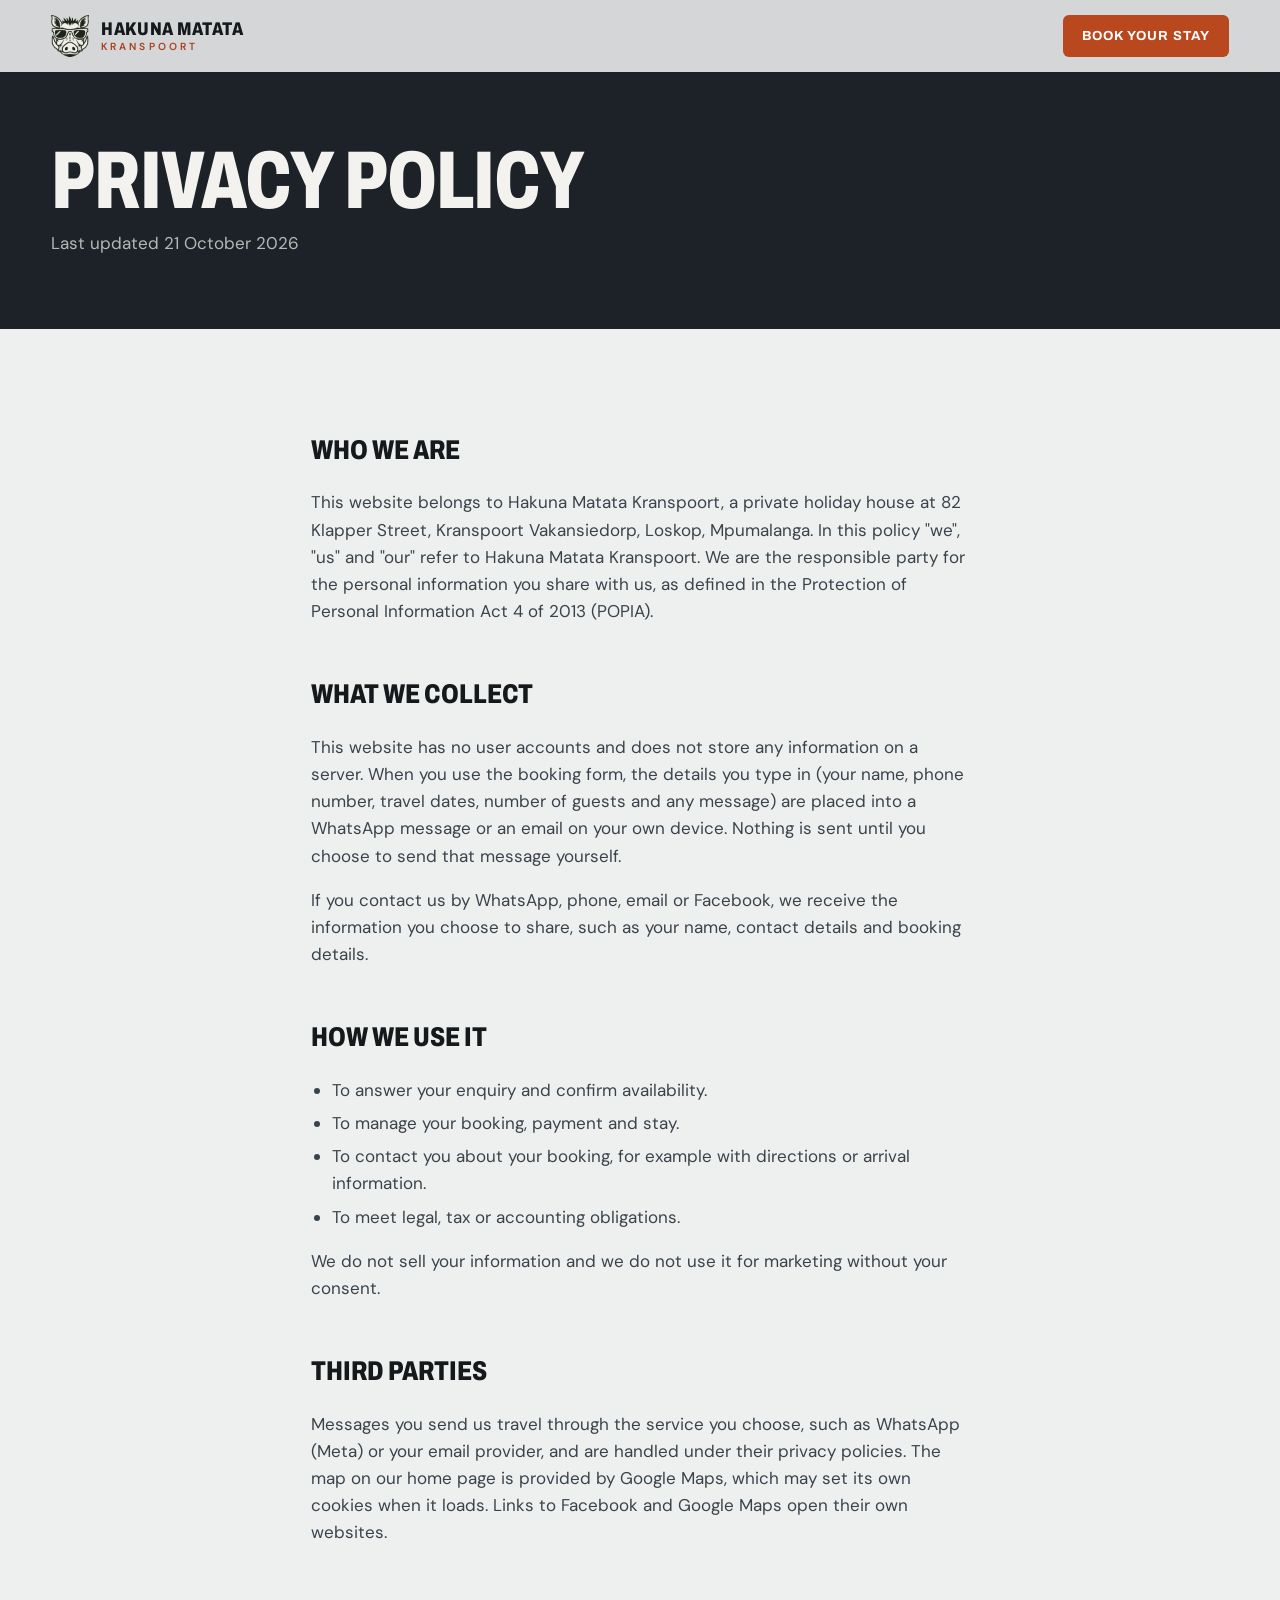
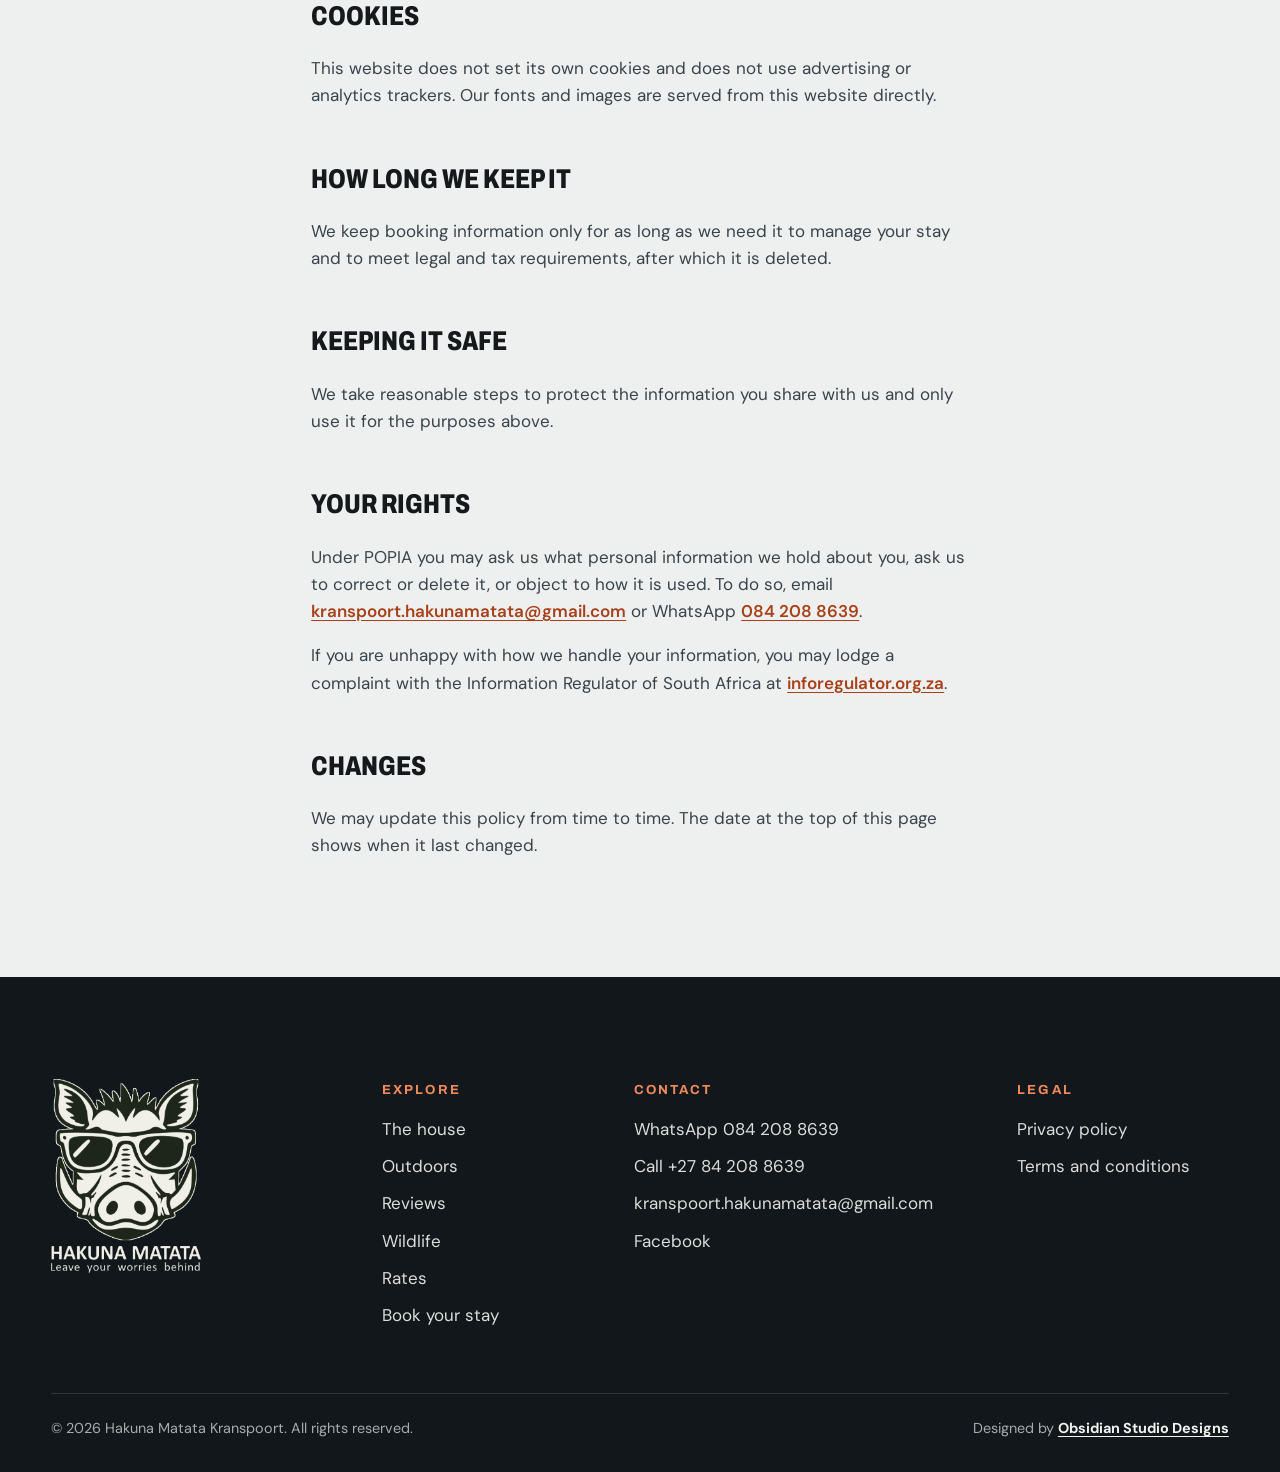
<file: privacy.html>
<!doctype html>
<html lang="en-ZA">
<head>
  <meta charset="utf-8">
  <meta name="viewport" content="width=device-width, initial-scale=1, viewport-fit=cover">
  <title>Privacy policy | Hakuna Matata Kranspoort</title>
  <meta name="description" content="How Hakuna Matata Kranspoort handles your personal information under POPIA.">
  <link rel="canonical" href="https://obsidianstudiodesigns.github.io/hakunamatatakranspoort/privacy.html">
  <meta name="theme-color" content="#1c2227">
  <meta property="og:type" content="website">
  <meta property="og:site_name" content="Hakuna Matata Kranspoort">
  <meta property="og:title" content="Privacy policy | Hakuna Matata Kranspoort">
  <meta property="og:description" content="How Hakuna Matata Kranspoort handles your personal information under POPIA.">
  <meta property="og:url" content="https://obsidianstudiodesigns.github.io/hakunamatatakranspoort/privacy.html">
  <meta property="og:image" content="https://obsidianstudiodesigns.github.io/hakunamatatakranspoort/og-image.jpg">
  <meta property="og:image:width" content="1200">
  <meta property="og:image:height" content="630">
  <link rel="icon" href="favicon.ico" sizes="any">
  <link rel="icon" type="image/png" sizes="32x32" href="favicon-32x32.png">
  <link rel="apple-touch-icon" href="apple-touch-icon.png">
  <link rel="manifest" href="site.webmanifest">
  <link rel="preload" href="assets/fonts/archivo.woff2" as="font" type="font/woff2" crossorigin>
  <link rel="stylesheet" href="assets/css/styles.css?v=3">
</head>
<body>
  <header class="nav is-solid nav--legal">
    <div class="nav__inner container">
      <a class="brand" href="./" aria-label="Hakuna Matata Kranspoort home">
        <span class="brand__mark glint glint--light"><img src="assets/img/logo-mark-light.png" alt="" width="452" height="503"></span>
        <span class="brand__name">Hakuna Matata<small>Kranspoort</small></span>
      </a>
      <a class="btn btn--accent btn--sm" href="./#book">Book your stay</a>
    </div>
  </header>
  <main>
    <section class="legal-hero">
      <div class="container">
        <h1 class="h2">Privacy policy</h1>
        <p>Last updated 21 October 2026</p>
      </div>
    </section>
    <section class="legal">
      <div class="container legal__body">
        <h2>Who we are</h2>
        <p>This website belongs to Hakuna Matata Kranspoort, a private holiday house at 82 Klapper Street, Kranspoort Vakansiedorp, Loskop, Mpumalanga. In this policy "we", "us" and "our" refer to Hakuna Matata Kranspoort. We are the responsible party for the personal information you share with us, as defined in the Protection of Personal Information Act 4 of 2013 (POPIA).</p>

        <h2>What we collect</h2>
        <p>This website has no user accounts and does not store any information on a server. When you use the booking form, the details you type in (your name, phone number, travel dates, number of guests and any message) are placed into a WhatsApp message or an email on your own device. Nothing is sent until you choose to send that message yourself.</p>
        <p>If you contact us by WhatsApp, phone, email or Facebook, we receive the information you choose to share, such as your name, contact details and booking details.</p>

        <h2>How we use it</h2>
        <ul>
          <li>To answer your enquiry and confirm availability.</li>
          <li>To manage your booking, payment and stay.</li>
          <li>To contact you about your booking, for example with directions or arrival information.</li>
          <li>To meet legal, tax or accounting obligations.</li>
        </ul>
        <p>We do not sell your information and we do not use it for marketing without your consent.</p>

        <h2>Third parties</h2>
        <p>Messages you send us travel through the service you choose, such as WhatsApp (Meta) or your email provider, and are handled under their privacy policies. The map on our home page is provided by Google Maps, which may set its own cookies when it loads. Links to Facebook and Google Maps open their own websites.</p>

        <h2>Cookies</h2>
        <p>This website does not set its own cookies and does not use advertising or analytics trackers. Our fonts and images are served from this website directly.</p>

        <h2>How long we keep it</h2>
        <p>We keep booking information only for as long as we need it to manage your stay and to meet legal and tax requirements, after which it is deleted.</p>

        <h2>Keeping it safe</h2>
        <p>We take reasonable steps to protect the information you share with us and only use it for the purposes above.</p>

        <h2>Your rights</h2>
        <p>Under POPIA you may ask us what personal information we hold about you, ask us to correct or delete it, or object to how it is used. To do so, email <a href="mailto:kranspoort.hakunamatata@gmail.com">kranspoort.hakunamatata@gmail.com</a> or WhatsApp <a href="https://wa.me/27842088639">084 208 8639</a>.</p>
        <p>If you are unhappy with how we handle your information, you may lodge a complaint with the Information Regulator of South Africa at <a href="https://inforegulator.org.za" target="_blank" rel="noopener">inforegulator.org.za</a>.</p>

        <h2>Changes</h2>
        <p>We may update this policy from time to time. The date at the top of this page shows when it last changed.</p>
      </div>
    </section>
  </main>
  <footer class="footer">
    <div class="container footer__grid">
      <div class="footer__brand">
        <img src="assets/img/logo-full-light.png" alt="Hakuna Matata, leave your worries behind" width="469" height="606" loading="lazy">
      </div>
      <div class="footer__col">
        <h2>Explore</h2>
        <a href="./#house">The house</a>
        <a href="./#outdoors">Outdoors</a>
        <a href="./#reviews">Reviews</a>
        <a href="./#wildlife">Wildlife</a>
        <a href="./#rates">Rates</a>
        <a href="./#book">Book your stay</a>
      </div>
      <div class="footer__col">
        <h2>Contact</h2>
        <a href="https://wa.me/27842088639" target="_blank" rel="noopener">WhatsApp 084 208 8639</a>
        <a href="tel:+27842088639">Call +27 84 208 8639</a>
        <a href="mailto:kranspoort.hakunamatata@gmail.com">kranspoort.hakunamatata@gmail.com</a>
        <a href="https://www.facebook.com/profile.php?id=61571127717266" target="_blank" rel="noopener">Facebook</a>
      </div>
      <div class="footer__col">
        <h2>Legal</h2>
        <a href="privacy.html">Privacy policy</a>
        <a href="terms.html">Terms and conditions</a>
      </div>
    </div>
    <div class="container footer__base">
      <p>&copy; 2026 Hakuna Matata Kranspoort. All rights reserved.</p>
      <p>Designed by <a href="https://obsidianstudiodesigns.co.za/" target="_blank" rel="noopener">Obsidian Studio Designs</a></p>
    </div>
  </footer>
</body>
</html>
</file>
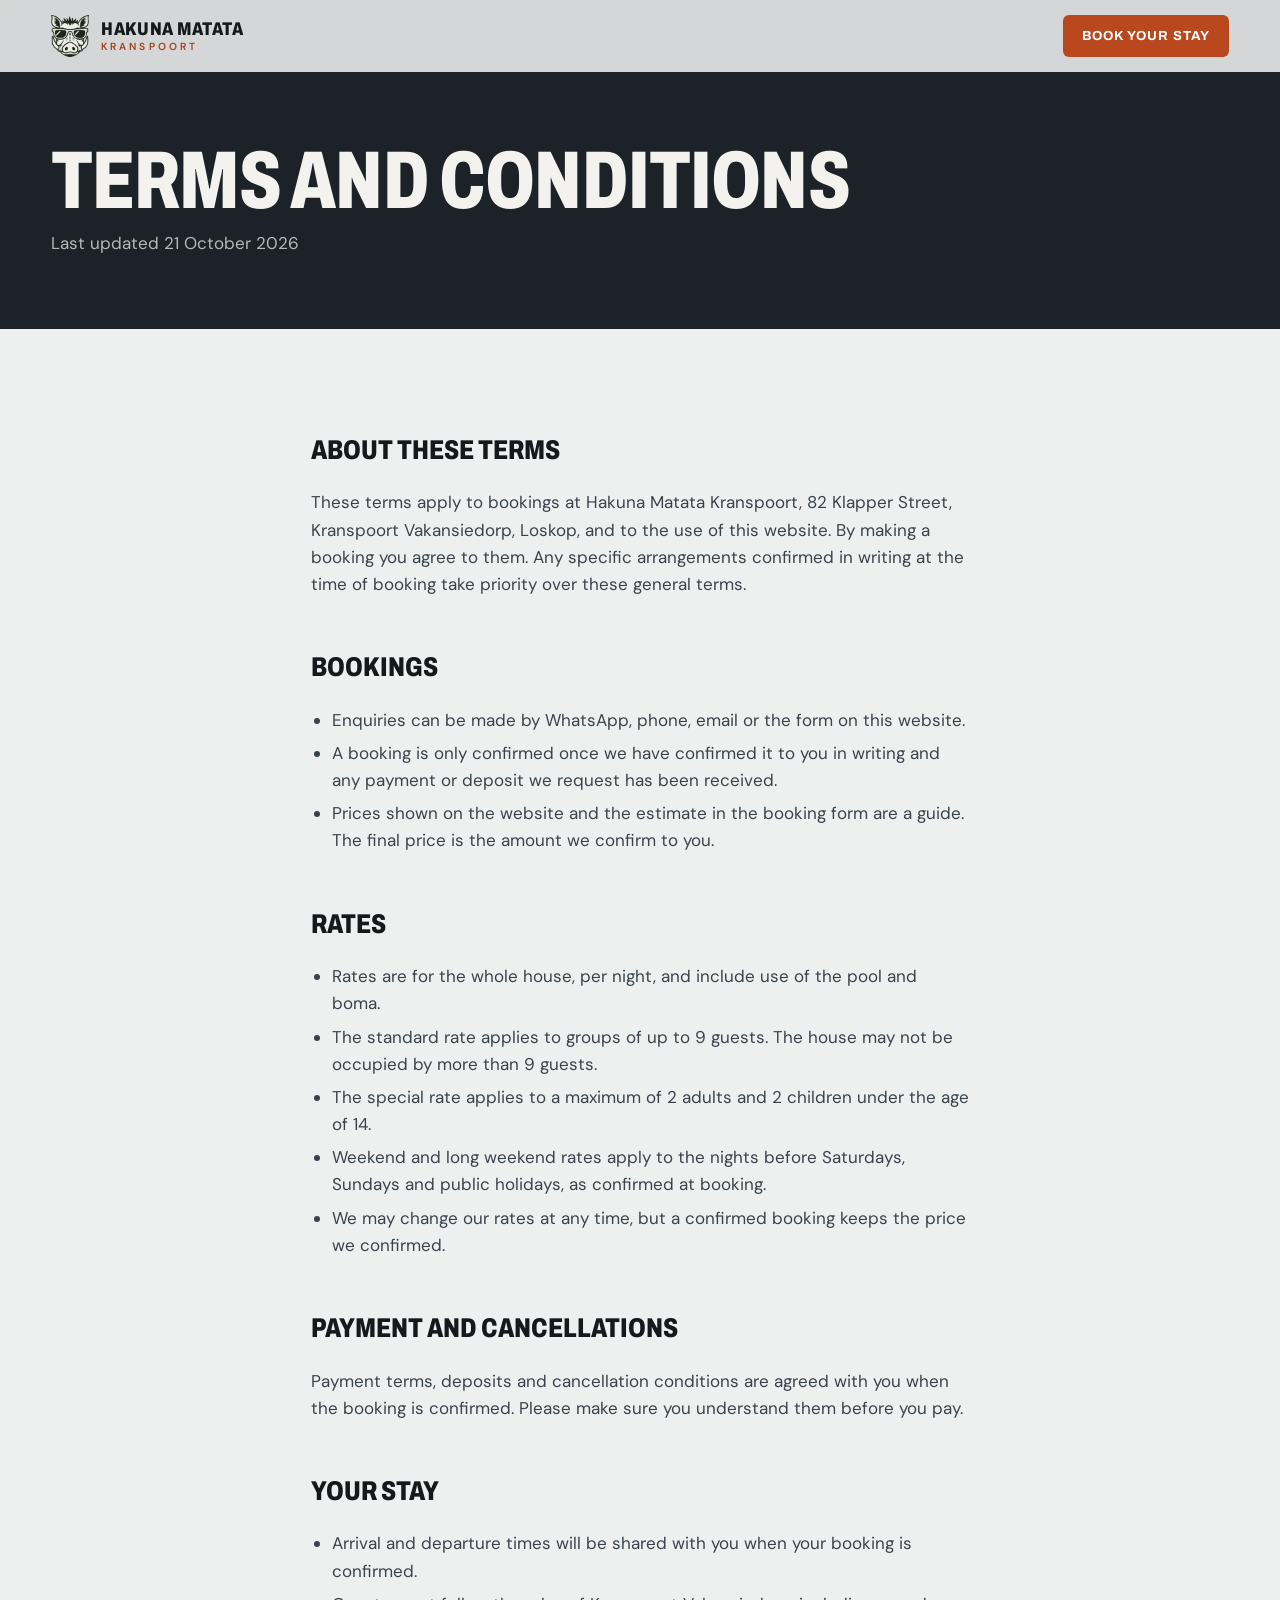
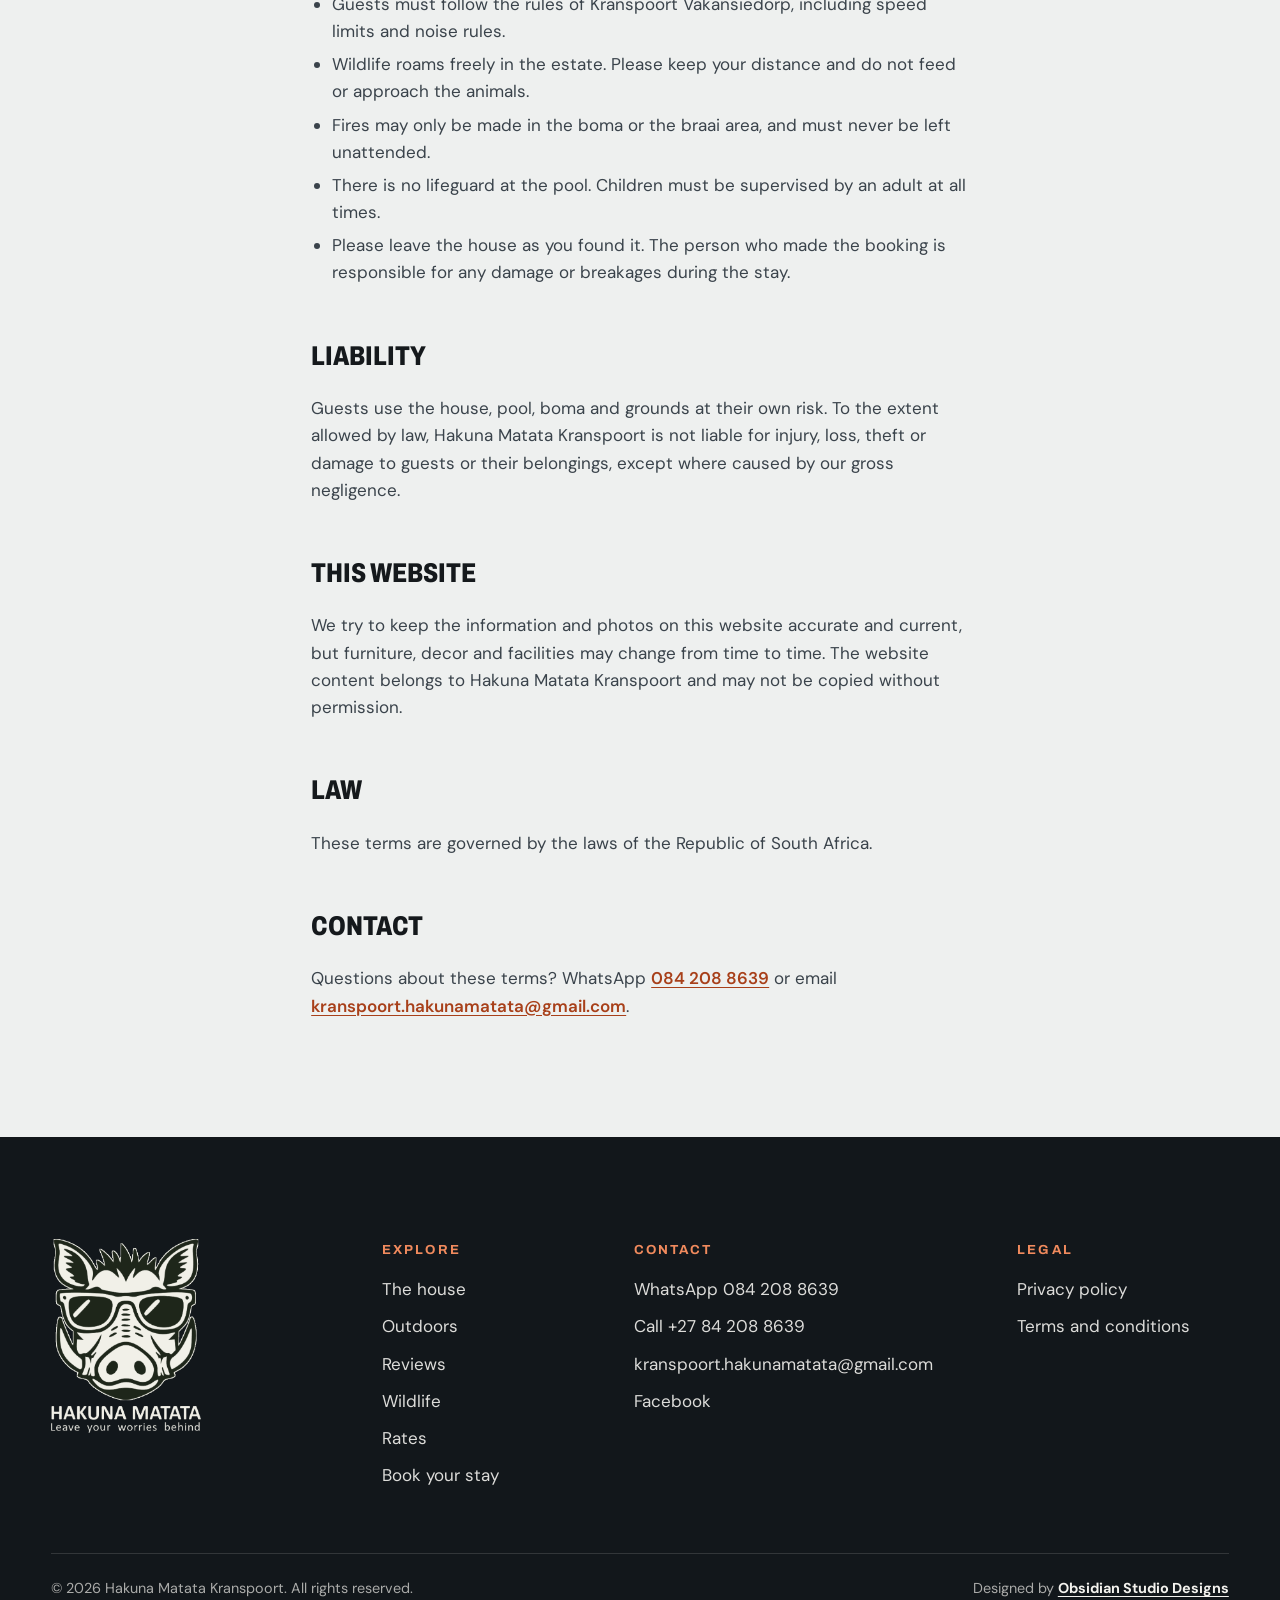
<file: terms.html>
<!doctype html>
<html lang="en-ZA">
<head>
  <meta charset="utf-8">
  <meta name="viewport" content="width=device-width, initial-scale=1, viewport-fit=cover">
  <title>Terms and conditions | Hakuna Matata Kranspoort</title>
  <meta name="description" content="Booking terms and house rules for Hakuna Matata Kranspoort in Kranspoort Vakansiedorp, Loskop.">
  <link rel="canonical" href="https://obsidianstudiodesigns.github.io/hakunamatatakranspoort/terms.html">
  <meta name="theme-color" content="#1c2227">
  <meta property="og:type" content="website">
  <meta property="og:site_name" content="Hakuna Matata Kranspoort">
  <meta property="og:title" content="Terms and conditions | Hakuna Matata Kranspoort">
  <meta property="og:description" content="Booking terms and house rules for Hakuna Matata Kranspoort in Kranspoort Vakansiedorp, Loskop.">
  <meta property="og:url" content="https://obsidianstudiodesigns.github.io/hakunamatatakranspoort/terms.html">
  <meta property="og:image" content="https://obsidianstudiodesigns.github.io/hakunamatatakranspoort/og-image.jpg">
  <meta property="og:image:width" content="1200">
  <meta property="og:image:height" content="630">
  <link rel="icon" href="favicon.ico" sizes="any">
  <link rel="icon" type="image/png" sizes="32x32" href="favicon-32x32.png">
  <link rel="apple-touch-icon" href="apple-touch-icon.png">
  <link rel="manifest" href="site.webmanifest">
  <link rel="preload" href="assets/fonts/archivo.woff2" as="font" type="font/woff2" crossorigin>
  <link rel="stylesheet" href="assets/css/styles.css?v=3">
</head>
<body>
  <header class="nav is-solid nav--legal">
    <div class="nav__inner container">
      <a class="brand" href="./" aria-label="Hakuna Matata Kranspoort home">
        <span class="brand__mark glint glint--light"><img src="assets/img/logo-mark-light.png" alt="" width="452" height="503"></span>
        <span class="brand__name">Hakuna Matata<small>Kranspoort</small></span>
      </a>
      <a class="btn btn--accent btn--sm" href="./#book">Book your stay</a>
    </div>
  </header>
  <main>
    <section class="legal-hero">
      <div class="container">
        <h1 class="h2">Terms and conditions</h1>
        <p>Last updated 21 October 2026</p>
      </div>
    </section>
    <section class="legal">
      <div class="container legal__body">
        <h2>About these terms</h2>
        <p>These terms apply to bookings at Hakuna Matata Kranspoort, 82 Klapper Street, Kranspoort Vakansiedorp, Loskop, and to the use of this website. By making a booking you agree to them. Any specific arrangements confirmed in writing at the time of booking take priority over these general terms.</p>

        <h2>Bookings</h2>
        <ul>
          <li>Enquiries can be made by WhatsApp, phone, email or the form on this website.</li>
          <li>A booking is only confirmed once we have confirmed it to you in writing and any payment or deposit we request has been received.</li>
          <li>Prices shown on the website and the estimate in the booking form are a guide. The final price is the amount we confirm to you.</li>
        </ul>

        <h2>Rates</h2>
        <ul>
          <li>Rates are for the whole house, per night, and include use of the pool and boma.</li>
          <li>The standard rate applies to groups of up to 9 guests. The house may not be occupied by more than 9 guests.</li>
          <li>The special rate applies to a maximum of 2 adults and 2 children under the age of 14.</li>
          <li>Weekend and long weekend rates apply to the nights before Saturdays, Sundays and public holidays, as confirmed at booking.</li>
          <li>We may change our rates at any time, but a confirmed booking keeps the price we confirmed.</li>
        </ul>

        <h2>Payment and cancellations</h2>
        <p>Payment terms, deposits and cancellation conditions are agreed with you when the booking is confirmed. Please make sure you understand them before you pay.</p>

        <h2>Your stay</h2>
        <ul>
          <li>Arrival and departure times will be shared with you when your booking is confirmed.</li>
          <li>Guests must follow the rules of Kranspoort Vakansiedorp, including speed limits and noise rules.</li>
          <li>Wildlife roams freely in the estate. Please keep your distance and do not feed or approach the animals.</li>
          <li>Fires may only be made in the boma or the braai area, and must never be left unattended.</li>
          <li>There is no lifeguard at the pool. Children must be supervised by an adult at all times.</li>
          <li>Please leave the house as you found it. The person who made the booking is responsible for any damage or breakages during the stay.</li>
        </ul>

        <h2>Liability</h2>
        <p>Guests use the house, pool, boma and grounds at their own risk. To the extent allowed by law, Hakuna Matata Kranspoort is not liable for injury, loss, theft or damage to guests or their belongings, except where caused by our gross negligence.</p>

        <h2>This website</h2>
        <p>We try to keep the information and photos on this website accurate and current, but furniture, decor and facilities may change from time to time. The website content belongs to Hakuna Matata Kranspoort and may not be copied without permission.</p>

        <h2>Law</h2>
        <p>These terms are governed by the laws of the Republic of South Africa.</p>

        <h2>Contact</h2>
        <p>Questions about these terms? WhatsApp <a href="https://wa.me/27842088639">084 208 8639</a> or email <a href="mailto:kranspoort.hakunamatata@gmail.com">kranspoort.hakunamatata@gmail.com</a>.</p>
      </div>
    </section>
  </main>
  <footer class="footer">
    <div class="container footer__grid">
      <div class="footer__brand">
        <img src="assets/img/logo-full-light.png" alt="Hakuna Matata, leave your worries behind" width="469" height="606" loading="lazy">
      </div>
      <div class="footer__col">
        <h2>Explore</h2>
        <a href="./#house">The house</a>
        <a href="./#outdoors">Outdoors</a>
        <a href="./#reviews">Reviews</a>
        <a href="./#wildlife">Wildlife</a>
        <a href="./#rates">Rates</a>
        <a href="./#book">Book your stay</a>
      </div>
      <div class="footer__col">
        <h2>Contact</h2>
        <a href="https://wa.me/27842088639" target="_blank" rel="noopener">WhatsApp 084 208 8639</a>
        <a href="tel:+27842088639">Call +27 84 208 8639</a>
        <a href="mailto:kranspoort.hakunamatata@gmail.com">kranspoort.hakunamatata@gmail.com</a>
        <a href="https://www.facebook.com/profile.php?id=61571127717266" target="_blank" rel="noopener">Facebook</a>
      </div>
      <div class="footer__col">
        <h2>Legal</h2>
        <a href="privacy.html">Privacy policy</a>
        <a href="terms.html">Terms and conditions</a>
      </div>
    </div>
    <div class="container footer__base">
      <p>&copy; 2026 Hakuna Matata Kranspoort. All rights reserved.</p>
      <p>Designed by <a href="https://obsidianstudiodesigns.co.za/" target="_blank" rel="noopener">Obsidian Studio Designs</a></p>
    </div>
  </footer>
</body>
</html>
</file>
<file: assets/css/styles.css>
/* Hakuna Matata Kranspoort
   Palette: red-earth terracotta on cool slate, taken from the soil and timber in the property photos.
   Type: Archivo (condensed, heavy caps, echoing the logo lettering) with DM Sans for reading. */

@font-face {
  font-family: "Archivo";
  src: url("../fonts/archivo.woff2") format("woff2");
  font-weight: 100 900;
  font-stretch: 62% 125%;
  font-display: swap;
}
@font-face {
  font-family: "DM Sans";
  src: url("../fonts/dmsans.woff2") format("woff2");
  font-weight: 100 1000;
  font-display: swap;
}

:root {
  --bg: #eef0ef;
  --bg-2: #e2e6e5;
  --surface: #f8f9f9;
  --ink: #15191c;
  --ink-2: #3a434b;
  --muted: #59636c;
  --line: rgb(21 25 28 / .13);
  --accent: #b9481f;
  --accent-hover: #9c3a15;
  --on-accent: #ffffff;
  --accent-text: #a8401a;
  --slate: #1c2227;
  --slate-2: #262e34;
  --bone: #f3f2ee;

  --r: 12px;
  --r-sm: 8px;
  --r-btn: 6px;
  --shadow: 0 28px 60px -32px rgb(21 25 28 / .4);
  --ease: cubic-bezier(.16, 1, .3, 1);
  --container: 1340px;
  --gutter: clamp(16px, 4vw, 52px);
  --nav-h: 72px;

  --display: "Archivo", "Arial Narrow", "Segoe UI", sans-serif;
  --body: "DM Sans", "Segoe UI", system-ui, sans-serif;
}

@media (prefers-color-scheme: dark) {
  :root {
    --bg: #111416;
    --bg-2: #161a1d;
    --surface: #1b2024;
    --ink: #eceeed;
    --ink-2: #c9ced1;
    --muted: #9aa3aa;
    --line: rgb(236 238 237 / .12);
    --accent: #e2703f;
    --accent-hover: #ee8656;
    --on-accent: #16110e;
    --accent-text: #ee8656;
    --slate: #20272d;
    --slate-2: #29323a;
    --shadow: 0 28px 60px -32px rgb(0 0 0 / .7);
  }
}

*, *::before, *::after { box-sizing: border-box; }
html { -webkit-text-size-adjust: 100%; scroll-padding-top: var(--nav-h); }
html.lenis, html.lenis body { height: auto; }
.lenis.lenis-smooth { scroll-behavior: auto !important; }
body {
  margin: 0;
  background: var(--bg);
  color: var(--ink);
  font-family: var(--body);
  font-size: 17px;
  line-height: 1.6;
  -webkit-font-smoothing: antialiased;
  overflow-x: clip;
}
img { display: block; max-width: 100%; height: auto; }
a { color: inherit; }
button { font: inherit; color: inherit; }
figure { margin: 0; }
address { font-style: normal; }
::selection { background: var(--accent); color: var(--on-accent); }
:focus-visible { outline: 2px solid var(--accent); outline-offset: 3px; }

.container { width: 100%; max-width: var(--container); margin-inline: auto; padding-inline: var(--gutter); }
.section { padding-block: clamp(84px, 11vw, 150px); }
.visually-hidden { position: absolute !important; width: 1px; height: 1px; overflow: hidden; clip: rect(0 0 0 0); white-space: nowrap; }
.skip { position: absolute; left: 16px; top: -60px; z-index: 100; background: var(--accent); color: var(--on-accent); padding: 10px 16px; border-radius: var(--r-btn); }
.skip:focus { top: 16px; }
.i { width: 1.15em; height: 1.15em; flex: none; fill: currentColor; }

/* Type */
.h2 {
  font-family: var(--display);
  font-weight: 800;
  font-stretch: 72%;
  text-transform: uppercase;
  font-size: clamp(2.6rem, 6.4vw, 5.6rem);
  line-height: .9;
  letter-spacing: -.01em;
  margin: 0 0 26px;
  text-wrap: balance;
}
.h3 { font-family: var(--display); font-weight: 800; font-stretch: 75%; text-transform: uppercase; font-size: 1.9rem; line-height: 1; margin: 0 0 14px; }
.body-lg { font-size: clamp(1.05rem, 1.3vw, 1.18rem); color: var(--ink-2); max-width: 54ch; margin: 0; text-wrap: pretty; }
.eyebrow {
  display: inline-flex; align-items: center; gap: 10px;
  font-family: var(--display); font-stretch: 100%;
  font-size: .8rem; font-weight: 700; letter-spacing: .18em; text-transform: uppercase;
  color: var(--accent-text); margin: 0 0 18px;
}
.eyebrow::before { content: ""; width: 26px; height: 2px; background: currentColor; }
.stack-head { max-width: 820px; margin-bottom: clamp(40px, 6vw, 72px); }

[data-split] .w { display: inline-block; overflow: hidden; vertical-align: top; padding-bottom: .06em; margin-bottom: -.06em; }
[data-split] .w > span { display: inline-block; will-change: transform; }

/* Buttons: square-shouldered, uppercase */
.btn {
  --pad: 17px 24px;
  display: inline-flex; align-items: center; justify-content: center; gap: 10px;
  padding: var(--pad);
  border-radius: var(--r-btn);
  border: 1.5px solid transparent;
  font-family: var(--display); font-stretch: 100%; font-weight: 700;
  font-size: .9rem; letter-spacing: .07em; text-transform: uppercase; line-height: 1;
  white-space: nowrap; text-decoration: none; cursor: pointer;
  transition: background-color .35s var(--ease), color .35s var(--ease), border-color .35s var(--ease), transform .35s var(--ease);
}
.btn:active { transform: translateY(1px) scale(.98); }
.btn .i { transition: transform .45s var(--ease); }
.btn:hover .i:last-child { transform: translateX(4px); }
.btn--sm { --pad: 13px 18px; font-size: .82rem; }
.btn--accent { background: var(--accent); color: var(--on-accent); }
.btn--accent:hover { background: var(--accent-hover); }
.btn--line { border-color: color-mix(in srgb, var(--ink) 55%, transparent); color: var(--ink); background: transparent; }
.btn--line:hover { background: var(--ink); color: var(--bg); border-color: var(--ink); }
.link-btn {
  display: inline-flex; align-items: center; gap: 8px; margin-top: 30px;
  background: none; border: 0; padding: 6px 0; cursor: pointer; text-decoration: none;
  font-family: var(--display); font-weight: 700; font-size: .9rem; letter-spacing: .07em; text-transform: uppercase;
  color: var(--ink); border-bottom: 2px solid var(--accent);
}
.link-btn .i { transition: transform .4s var(--ease); }
.link-btn:hover .i { transform: translate(3px, -3px); }

/* Logo sunglasses glint */
.glint { position: relative; display: inline-block; --m: url("../img/logo-mark.png"); }
.glint--light { --m: url("../img/logo-mark-light.png"); }
.glint img { display: block; width: 100%; }
.glint::after {
  content: ""; position: absolute; inset: 0; pointer-events: none;
  background: linear-gradient(105deg, transparent 38%, rgb(255 255 255 / .95) 50%, transparent 62%) no-repeat;
  background-size: 260% 100%; background-position: 160% 0;
  -webkit-mask: var(--m) center / contain no-repeat; mask: var(--m) center / contain no-repeat;
  animation: glint 5.5s var(--ease) infinite;
}
@keyframes glint { 0%, 62% { background-position: 160% 0; } 100% { background-position: -60% 0; } }

/* NAV */
.nav {
  position: fixed; inset: 0 0 auto; z-index: 40; height: var(--nav-h);
  color: var(--ink);
  transition: background-color .5s var(--ease), box-shadow .5s var(--ease), transform .5s var(--ease);
}
.nav.is-solid {
  background: color-mix(in srgb, var(--bg) 88%, transparent);
  backdrop-filter: blur(16px) saturate(140%); -webkit-backdrop-filter: blur(16px) saturate(140%);
  box-shadow: 0 1px 0 var(--line);
}
.nav.is-hidden { transform: translateY(-100%); }
.nav.is-over:not(.is-solid) { color: var(--bone); }
.nav.is-over:not(.is-solid) .brand__name small { color: #f6a27c; }
.nav.is-over:not(.is-solid) .nav__toggle { border-color: rgb(243 242 238 / .35); }
.nav__inner { height: 100%; display: flex; align-items: center; gap: 30px; }
.brand { display: flex; align-items: center; gap: 12px; text-decoration: none; margin-right: auto; }
.brand__mark { width: 38px; }
.brand__name { font-family: var(--display); font-weight: 800; font-stretch: 80%; font-size: 1.15rem; letter-spacing: .02em; text-transform: uppercase; line-height: 1; display: grid; gap: 3px; white-space: nowrap; }
.brand__name small { font-family: var(--body); font-weight: 600; font-size: .64rem; letter-spacing: .3em; color: var(--accent-text); }
.nav__links { display: flex; gap: 26px; }
.nav__links a { text-decoration: none; font-weight: 600; font-size: .95rem; position: relative; padding-block: 6px; }
.nav__links a::after { content: ""; position: absolute; left: 0; right: 0; bottom: 0; height: 2px; background: var(--accent); transform: scaleX(0); transform-origin: right; transition: transform .5s var(--ease); }
.nav__links a:hover::after { transform: scaleX(1); transform-origin: left; }
.nav__toggle { display: none; }

.menu { position: fixed; inset: 0; z-index: 35; background: var(--slate); color: var(--bone); padding: calc(var(--nav-h) + 32px) var(--gutter) 32px; display: flex; flex-direction: column; justify-content: space-between; }
.menu[hidden] { display: none; }
.menu__links { display: grid; gap: 2px; }
.menu__links a { font-family: var(--display); font-weight: 800; font-stretch: 72%; text-transform: uppercase; font-size: clamp(2.6rem, 12vw, 3.6rem); text-decoration: none; line-height: 1.02; }
.menu__links a:last-child { color: var(--accent); }
@media (prefers-color-scheme: dark) { .menu__links a:last-child { color: var(--accent); } }
.menu__foot { display: grid; gap: 14px; border-top: 1px solid rgb(243 242 238 / .16); padding-top: 24px; }
.menu__foot a { display: flex; align-items: center; gap: 12px; text-decoration: none; font-weight: 600; }
body.menu-open { overflow: hidden; }
body.menu-open .nav { color: var(--bone); background: transparent; box-shadow: none; backdrop-filter: none; }

@media (max-width: 1023px) {
  .nav__links, .nav__cta { display: none; }
  .nav__toggle { display: grid; place-content: center; gap: 7px; width: 46px; height: 46px; border-radius: var(--r-btn); background: transparent; border: 1.5px solid var(--line); cursor: pointer; }
  body.menu-open .nav__toggle { border-color: rgb(243 242 238 / .3); }
  .nav__toggle span { display: block; width: 18px; height: 2px; background: currentColor; transition: transform .45s var(--ease); }
  .nav__toggle[aria-expanded="true"] span:first-child { transform: translateY(4.5px) rotate(45deg); }
  .nav__toggle[aria-expanded="true"] span:last-child { transform: translateY(-4.5px) rotate(-45deg); }
}
@media (max-width: 420px) {
  .brand { gap: 10px; }
  .brand__name { font-size: 1rem; }
  .nav__inner { gap: 12px; }
}

/* HERO */
.hero { position: relative; isolation: isolate; background: var(--bg); overflow: hidden; }
.hero__media { position: absolute; inset: 0; z-index: 2; background: var(--slate); will-change: clip-path; }
.js .hero__media { clip-path: inset(100% 0 0 0); }
.hero__frame { position: absolute; inset: 0; opacity: 0; }
.hero__frame.is-active { opacity: 1; }
.hero__frame img { width: 100%; height: 100%; object-fit: cover; transform-origin: 55% 50%; will-change: transform; }
.hero__frame:nth-child(3) img { object-position: 35% 50%; }
.hero__shade { position: absolute; inset: 0; background: radial-gradient(70% 60% at 50% 50%, rgb(12 15 17 / .55), rgb(12 15 17 / .2) 70%), linear-gradient(to top, rgb(12 15 17 / .5), transparent 40%); opacity: 0; pointer-events: none; }
.hero__sticker {
  position: absolute; inset: 0; margin: auto; width: max-content; height: max-content; max-width: calc(100% - 32px);
  transform: scale(.6); opacity: 0;
  display: flex; flex-direction: column; align-items: center; gap: 18px; text-align: center; color: var(--bone); pointer-events: none;
}
.hero__sticker .glint { width: clamp(150px, 40vw, 220px); filter: drop-shadow(0 18px 30px rgb(0 0 0 / .35)); }
.hero__sticker p { margin: 0; font-family: var(--display); font-weight: 800; font-stretch: 75%; text-transform: uppercase; letter-spacing: .14em; font-size: clamp(.8rem, 2.6vw, .95rem); white-space: nowrap; text-shadow: 0 2px 14px rgb(0 0 0 / .4); }
.hero__inner {
  position: relative; z-index: 3; min-height: 100dvh;
  display: grid; grid-template-columns: minmax(0, 5fr) minmax(0, 7fr); gap: clamp(28px, 4vw, 72px);
  padding-top: calc(var(--nav-h) + 16px);
}
.hero__left { container-type: inline-size; display: flex; flex-direction: column; justify-content: space-between; gap: 32px; padding-bottom: clamp(32px, 6vh, 72px); }
.hero__mark {
  margin: 0; display: flex; flex-direction: column;
  font-family: var(--display); font-weight: 850; font-stretch: 66%;
  font-size: 31cqi; line-height: .8; letter-spacing: -.012em; text-transform: uppercase;
  color: var(--ink);
}
.hero__mark-line { display: block; overflow: hidden; padding-top: .05em; }
.hero__mark-line > span { display: block; }
.hero__mark-line:nth-child(2) { color: var(--accent); }
.hero__copy { max-width: 460px; }
.hero__tag { font-family: var(--display); font-weight: 800; font-stretch: 80%; text-transform: uppercase; font-size: clamp(1.4rem, 2vw, 1.9rem); line-height: 1.02; margin: 0 0 16px; }
.hero__lede { margin: 0 0 30px; color: var(--ink-2); max-width: 38ch; }
.hero__cta { display: flex; flex-wrap: wrap; gap: 10px; }
.hero__slot { position: relative; min-height: 300px; }
.hero__progress { position: absolute; right: 22px; bottom: 22px; display: flex; gap: 6px; z-index: 4; }
.hero__progress i { display: block; width: 28px; height: 3px; background: rgb(243 242 238 / .3); position: relative; overflow: hidden; }
.hero__progress i::after { content: ""; position: absolute; inset: 0; background: var(--bone); transform: scaleX(0); transform-origin: left; }
.hero__progress i.is-on::after { animation: prog var(--dur, 7s) linear forwards; }
.hero__progress i.is-done::after { transform: scaleX(1); }
@keyframes prog { to { transform: scaleX(1); } }
html:not(.js) .hero__media { display: none; }
@media (max-width: 1023px) {
  .hero__inner { grid-template-columns: minmax(0, 1fr); grid-template-rows: auto 1fr; gap: 22px; }
  .hero__left { padding-bottom: 0; gap: 20px; justify-content: start; }
  .hero__mark { font-size: min(31cqi, 11rem); line-height: .78; }
  .hero__lede { margin-bottom: 22px; }
  .hero__slot { min-height: 34vh; }
  .hero__progress { right: 16px; bottom: 16px; }
}
@media (max-width: 760px) {
  .hero__frame:nth-child(1) img { object-position: 50% 62%; }
  .hero__frame:nth-child(2) img { object-position: 72% 20%; }
  .hero__frame:nth-child(3) img { object-position: 50% 30%; }
  .hero__frame:nth-child(4) img { object-position: 45% 50%; }
}
@media (max-width: 520px) {
  .hero__cta .btn { flex: 1 1 auto; }
  .hero__lede { font-size: .98rem; }
}

/* INTRO */
.intro__grid { display: grid; grid-template-columns: .9fr 1.1fr; gap: clamp(40px, 7vw, 110px); align-items: center; }
.intro__copy .body-lg { margin-bottom: 44px; }
.intro__art { position: relative; padding-bottom: 14%; }
.intro__arch { aspect-ratio: 4 / 5; overflow: hidden; border-radius: 50% 50% var(--r) var(--r) / 36% 36% var(--r) var(--r); box-shadow: var(--shadow); }
.intro__arch img, .intro__small img { width: 100%; height: 115%; object-fit: cover; margin-top: -7%; }
.intro__small { position: absolute; right: -8%; bottom: 0; width: 42%; aspect-ratio: 4 / 5; border-radius: var(--r); overflow: hidden; border: 6px solid var(--bg); box-shadow: var(--shadow); }
.facts { list-style: none; margin: 0; padding: 0; display: grid; grid-template-columns: repeat(2, 1fr); gap: 0 28px; }
.facts li { display: flex; gap: 14px; align-items: flex-start; padding: 18px 0; border-top: 1px solid var(--line); }
.facts .i { width: 26px; height: 26px; color: var(--accent); margin-top: 2px; }
.facts span { display: grid; gap: 2px; font-size: .92rem; color: var(--muted); line-height: 1.4; }
.facts strong { font-family: var(--display); font-stretch: 85%; font-weight: 800; text-transform: uppercase; letter-spacing: .02em; color: var(--ink); font-size: 1.02rem; }
@media (max-width: 1023px) {
  .intro__grid { grid-template-columns: 1fr; }
  .intro__art { max-width: 480px; width: 86%; }
}
@media (max-width: 520px) { .facts { grid-template-columns: 1fr; } }

/* BENTO */
.house { background: var(--bg-2); }
.bento {
  display: grid; gap: 12px;
  grid-template-columns: repeat(4, 1fr);
  grid-template-rows: repeat(3, clamp(180px, 17vw, 250px));
  grid-template-areas: "a a b c" "a a b d" "e f f d";
}
.bento__cell { position: relative; padding: 0; border: 0; border-radius: var(--r); overflow: hidden; cursor: zoom-in; background: var(--bg); }
.bento__cell img { width: 100%; height: 100%; object-fit: cover; transition: transform 1.2s var(--ease); }
.bento__cell:hover img { transform: scale(1.05); }
.bento__a { grid-area: a; } .bento__b { grid-area: b; } .bento__c { grid-area: c; }
.bento__d { grid-area: d; } .bento__e { grid-area: e; } .bento__f { grid-area: f; }
.bento__b img { object-position: 30% 50%; }
.bento__d img { object-position: 30% 75%; }
.bento__e img { object-position: 50% 70%; }
.bento__f img { object-position: 50% 60%; }
@media (max-width: 760px) {
  .bento { grid-template-columns: 1fr 1fr; grid-template-rows: 240px 200px 200px 170px; grid-template-areas: "a a" "b c" "b d" "e f"; gap: 8px; }
}

/* OUTDOORS: sticky stage */
.outdoors__grid { display: grid; grid-template-columns: minmax(0, 1.05fr) minmax(0, .95fr); gap: clamp(32px, 6vw, 96px); align-items: start; }
.outdoors__stage { position: sticky; top: calc(var(--nav-h) + 28px); height: calc(100dvh - var(--nav-h) - 56px); }
.outdoors__frame { position: relative; height: 100%; overflow: hidden; border-radius: 50% 50% var(--r) var(--r) / 30% 30% var(--r) var(--r); background: var(--bg-2); }
.outdoors__frame img { position: absolute; inset: 0; width: 100%; height: 100%; object-fit: cover; opacity: 0; transform: scale(1.08); transition: opacity 1s var(--ease), transform 1.6s var(--ease); }
.outdoors__frame img.is-on { opacity: 1; transform: none; }
.outdoors__head { padding-top: 6vh; margin-bottom: 4vh; }
.space { min-height: 62vh; display: flex; flex-direction: column; justify-content: center; border-top: 1px solid var(--line); opacity: .32; transition: opacity .6s var(--ease); }
.space.is-on { opacity: 1; }
.space h3 { font-family: var(--display); font-weight: 800; font-stretch: 70%; text-transform: uppercase; font-size: clamp(2.4rem, 4.6vw, 4.2rem); line-height: .9; margin: 0 0 14px; }
.space p { margin: 0; color: var(--ink-2); max-width: 36ch; font-size: 1.08rem; }
.space__img { display: none; }
@media (max-width: 1023px) {
  .outdoors__grid { grid-template-columns: 1fr; }
  .outdoors__stage { display: none; }
  .outdoors__head { padding-top: 0; }
  .space { min-height: 0; opacity: 1; padding: 28px 0 8px; }
  .space__img { display: block; width: 100%; aspect-ratio: 4 / 3; object-fit: cover; border-radius: var(--r); margin-bottom: 18px; }
  .space h3 { font-size: 2.2rem; }
}

/* REVIEWS */
.reviews { background: var(--bg-2); }
.reviews__grid { display: grid; gap: 12px; grid-template-columns: 1.35fr 1fr .8fr; grid-template-areas: "f a p" "f b p"; }
.review { margin: 0; border-radius: var(--r); padding: clamp(24px, 3vw, 36px); background: var(--surface); display: flex; flex-direction: column; gap: 18px; }
.review:nth-child(2) { grid-area: a; }
.review:nth-child(3) { grid-area: b; }
.review blockquote { margin: 0; font-size: 1.08rem; line-height: 1.55; color: var(--ink); text-wrap: pretty; }
.review figcaption { margin-top: auto; display: grid; gap: 2px; font-size: .92rem; }
.review figcaption strong { font-family: var(--display); font-stretch: 85%; font-weight: 800; text-transform: uppercase; letter-spacing: .03em; }
.review figcaption span { color: var(--muted); }
.review__mark { width: 30px; height: 30px; color: var(--accent); }
.review--feature { grid-area: f; background: var(--accent); color: var(--on-accent); justify-content: space-between; padding: clamp(28px, 4vw, 52px); }
.review--feature blockquote { color: inherit; font-family: var(--display); font-weight: 800; font-stretch: 78%; text-transform: uppercase; font-size: clamp(1.8rem, 3vw, 2.7rem); line-height: 1; }
.review--feature figcaption span { color: inherit; opacity: .78; }
.review__stars { display: flex; gap: 4px; }
.review__stars .i { width: 22px; height: 22px; }
.review--photo { grid-area: p; padding: 0; overflow: hidden; }
.review--photo img { width: 100%; height: 100%; object-fit: cover; }
@media (max-width: 1023px) { .reviews__grid { grid-template-columns: 1fr 1fr; grid-template-areas: "f f" "a b"; } .review--photo { display: none; } }
@media (max-width: 640px) { .reviews__grid { grid-template-columns: 1fr; grid-template-areas: "f" "a" "b"; } }

/* WILDLIFE strips */
.strips { display: flex; gap: 10px; height: clamp(440px, 64vh, 640px); }
.strip { position: relative; flex: 1; min-width: 0; padding: 0; border: 0; border-radius: var(--r); overflow: hidden; cursor: pointer; background: var(--slate); transition: flex-grow .9s var(--ease); text-align: left; color: var(--bone); }
.strip.is-open { flex-grow: 4.2; cursor: default; }
.strip img { position: absolute; inset: 0; width: 100%; height: 100%; object-fit: cover; transition: transform 1.4s var(--ease), filter .9s var(--ease); filter: grayscale(.55) brightness(.78); }
.strip.is-open img { filter: none; transform: scale(1.02); }
.strip:nth-child(1) img { object-position: 40% 50%; }
.strip:nth-child(2) img { object-position: 50% 25%; }
.strip:nth-child(3) img { object-position: 50% 45%; }
.strip:nth-child(4) img { object-position: 50% 30%; }
.strip::after { content: ""; position: absolute; inset: 0; background: linear-gradient(to top, rgb(12 15 17 / .8), transparent 52%); pointer-events: none; }
.strip__label { position: absolute; left: 0; right: 0; bottom: 0; z-index: 1; padding: 28px; display: grid; gap: 6px; opacity: 0; transform: translateY(14px); transition: opacity .5s var(--ease), transform .7s var(--ease); }
.strip.is-open .strip__label { opacity: 1; transform: none; transition-delay: .25s; }
.strip__label strong { font-family: var(--display); font-weight: 800; font-stretch: 72%; text-transform: uppercase; font-size: clamp(1.8rem, 3vw, 2.6rem); line-height: .95; }
.strip__label > span { max-width: 36ch; color: rgb(243 242 238 / .86); font-size: .98rem; }
@media (max-width: 760px) { .strips { flex-direction: column; height: 800px; gap: 8px; } .strip.is-open { flex-grow: 3.4; } .strip__label { padding: 20px; } }

/* AROUND */
.around { padding-bottom: clamp(84px, 11vw, 150px); }
.around__grid { display: grid; gap: 12px; grid-template-columns: 1fr 1fr 1.7fr; grid-template-areas: "c c m" "a b m"; }
.around__copy { grid-area: c; padding: 0 clamp(0px, 3vw, 40px) clamp(24px, 4vw, 48px) 0; align-self: end; }
.around__main { grid-area: m; border-radius: var(--r); overflow: hidden; min-height: clamp(460px, 78vh, 760px); }
.around__main img { width: 100%; height: 100%; object-fit: cover; will-change: transform; }
.around__fig { border-radius: var(--r); overflow: hidden; height: clamp(200px, 22vw, 320px); }
.around__fig--a { grid-area: a; } .around__fig--b { grid-area: b; }
.around__fig img { width: 100%; height: 100%; object-fit: cover; transition: transform 1.2s var(--ease); }
.around__fig:hover img { transform: scale(1.05); }
.around__fig--a img { object-position: 50% 60%; }
.around__fig--b img { object-position: 50% 85%; }
@media (max-width: 1023px) {
  .around__grid { grid-template-columns: 1fr 1fr; grid-template-areas: "c c" "m m" "a b"; }
  .around__main { min-height: 420px; }
  .around__fig { height: 200px; }
}

/* DUSK: sundowners to starlight */
.dusk { position: relative; color: var(--bone); }
.dusk__scene { position: relative; height: 100dvh; min-height: 560px; overflow: hidden; isolation: isolate; }
.dusk__sky { position: absolute; inset: 0; }
.dusk__sky--day { background: linear-gradient(to bottom, #3e5f86 0%, #8e7f95 30%, #e69a6a 58%, #f2b072 70%, #c95a35 88%, #7a2f22 100%); }
.dusk__sky--night { background: radial-gradient(120% 70% at 50% 100%, #2a2c45 0%, #141a2e 38%, #090d18 70%, #05070d 100%); opacity: 0; }
.dusk__stars { position: absolute; inset: 0; width: 100%; height: 100%; opacity: 0; }
.dusk__sun {
  position: absolute; left: 62%; top: 44%; width: clamp(260px, 40vmin, 460px); aspect-ratio: 1; border-radius: 50%; transform: translate(-50%, -50%);
  background: radial-gradient(circle, #ffe7a3 0 6%, #ffc55a 10.5%, #ff9a3c 12.5%, rgb(255 130 55 / .55) 15%, rgb(255 120 60 / .22) 30%, rgb(255 110 60 / .08) 48%, rgb(255 110 60 / 0) 68%);
  mix-blend-mode: screen;
}
.dusk__trees { position: absolute; left: 0; bottom: -2px; width: 100%; height: 50%; max-width: none; object-fit: cover; object-position: 50% 18%; z-index: 2; pointer-events: none; }
.dusk__text { position: absolute; inset: 0; z-index: 3; display: grid; align-content: start; padding-top: calc(var(--nav-h) + 9vh); }
.dusk__line { grid-area: 1 / 1; max-width: 15ch; text-shadow: 0 2px 30px rgb(0 0 0 / .25); }
.dusk__line--two { opacity: 0; max-width: none; }
.dusk__line--two .h2 { max-width: 14ch; margin-bottom: 20px; }
.dusk__line--two .body-lg { color: rgb(243 242 238 / .85); }
.dusk h2, .dusk .h2 { font-size: clamp(2.8rem, 7vw, 6.4rem); }
@media (max-width: 760px) { .dusk__trees { height: 42%; object-position: 30% 18%; } .dusk__sun { left: 66%; } }

/* RATES */
.rates__grid { display: grid; grid-template-columns: 1fr 1fr; gap: 12px; }
.rate { border-radius: var(--r); padding: clamp(28px, 4vw, 48px); background: var(--surface); border: 1px solid var(--line); }
.rate--dark { background: var(--slate); color: var(--bone); border-color: transparent; }
.rate header { margin-bottom: 26px; }
.rate h3 { font-family: var(--display); font-weight: 800; font-stretch: 75%; text-transform: uppercase; font-size: 2rem; line-height: 1; margin: 0 0 6px; }
.rate header p { margin: 0; color: var(--muted); }
.rate--dark header p { color: rgb(243 242 238 / .7); }
.rate dl { margin: 0; display: grid; }
.rate dl > div { display: flex; justify-content: space-between; align-items: baseline; gap: 16px; padding: 18px 0; }
.rate dl > div + div { border-top: 1px solid var(--line); }
.rate--dark dl > div + div { border-top-color: rgb(243 242 238 / .14); }
.rate dt { font-weight: 600; color: var(--ink-2); }
.rate--dark dt { color: rgb(243 242 238 / .85); }
.rate dd { margin: 0; font-family: var(--display); font-weight: 800; font-stretch: 80%; font-size: clamp(2rem, 3.4vw, 2.9rem); line-height: 1; font-variant-numeric: tabular-nums; }
.rate dd small { font-family: var(--body); font-size: .85rem; font-weight: 500; margin-left: 6px; opacity: .65; }
.rate--dark dd { color: #f08a5d; }
.rates__note { display: flex; align-items: center; gap: 10px; margin: 24px 0 0; color: var(--muted); font-weight: 500; }
.rates__note .i { width: 22px; height: 22px; color: var(--accent); }
@media (max-width: 760px) { .rates__grid { grid-template-columns: 1fr; } }

/* BOOK */
.book { background: var(--bg-2); }
.book__grid { display: grid; grid-template-columns: .9fr 1.1fr; gap: clamp(40px, 7vw, 100px); align-items: start; }
.book__intro { position: sticky; top: calc(var(--nav-h) + 40px); }
.contact { list-style: none; margin: 40px 0 0; padding: 0; display: grid; }
.contact a { display: flex; align-items: center; gap: 16px; padding: 15px 0; text-decoration: none; border-top: 1px solid var(--line); }
.contact li:last-child a { border-bottom: 1px solid var(--line); }
.contact .i { width: 24px; height: 24px; color: var(--accent); transition: transform .5s var(--ease); }
.contact a:hover .i { transform: scale(1.12) rotate(-6deg); }
.contact span { display: grid; font-weight: 600; overflow-wrap: anywhere; }
.contact small { font-weight: 500; color: var(--muted); font-size: .82rem; }

.booking { background: var(--surface); border-radius: var(--r); padding: clamp(24px, 4vw, 44px); display: grid; gap: 20px; box-shadow: var(--shadow); border-top: 4px solid var(--accent); }
.booking__row { display: grid; grid-template-columns: minmax(0, 1fr) minmax(0, 1fr); gap: 16px; }
.field { display: grid; gap: 8px; align-content: start; min-width: 0; }
.field label { font-weight: 600; font-size: .92rem; color: var(--ink); }
.opt { font-weight: 500; color: var(--muted); margin-left: 6px; }
.field input, .field textarea { width: 100%; min-width: 0; font: inherit; color: var(--ink); background: transparent; border: 1.5px solid color-mix(in srgb, var(--ink) 24%, transparent); border-radius: var(--r-sm); padding: 14px 16px; min-height: 52px; transition: border-color .3s var(--ease), box-shadow .3s var(--ease); }
.field textarea { resize: vertical; min-height: 96px; }
.field input:focus, .field textarea:focus { outline: none; border-color: var(--accent); box-shadow: 0 0 0 3px color-mix(in srgb, var(--accent) 22%, transparent); }
@media (prefers-color-scheme: dark) { .field input[type="date"] { color-scheme: dark; } }
.field__error { display: none; margin: 0; font-size: .86rem; font-weight: 600; color: #b3261e; }
@media (prefers-color-scheme: dark) { .field__error { color: #f2a08a; } }
.field.has-error input { border-color: #b3261e; }
.field.has-error .field__error, .field__error--block.is-shown { display: block; }
.stepper { display: grid; grid-template-columns: 52px 1fr 52px; border: 1.5px solid color-mix(in srgb, var(--ink) 24%, transparent); border-radius: var(--r-sm); overflow: hidden; }
.stepper button { border: 0; background: transparent; cursor: pointer; display: grid; place-items: center; color: var(--ink); transition: background-color .3s var(--ease); }
.stepper button:hover { background: color-mix(in srgb, var(--ink) 8%, transparent); }
.stepper input { border: 0; border-radius: 0; text-align: center; font-weight: 700; -moz-appearance: textfield; appearance: textfield; }
.stepper input:focus { box-shadow: none; }
.stepper input::-webkit-outer-spin-button, .stepper input::-webkit-inner-spin-button { -webkit-appearance: none; margin: 0; }
.estimate { border-radius: var(--r-sm); background: color-mix(in srgb, var(--accent) 9%, transparent); padding: 18px 20px; min-height: 74px; display: grid; align-content: center; }
.estimate__empty { margin: 0; color: var(--muted); }
.estimate__top { display: flex; justify-content: space-between; align-items: baseline; gap: 12px; flex-wrap: wrap; }
.estimate__top strong { font-family: var(--display); font-stretch: 80%; font-weight: 800; font-size: 2.1rem; line-height: 1; color: var(--accent-text); }
.estimate__lines { margin: 8px 0 0; color: var(--muted); font-size: .9rem; }
.estimate__lines span { display: block; }
.booking__actions { display: flex; flex-wrap: wrap; gap: 10px; }
.booking__actions .btn { flex: 1 1 200px; }
.booking__small { margin: 0; font-size: .85rem; color: var(--muted); }
@media (max-width: 1023px) { .book__grid { grid-template-columns: minmax(0, 1fr); } .book__intro { position: static; } }
@media (max-width: 520px) {
  .booking__row { gap: 10px; }
  .booking__row:first-child { grid-template-columns: minmax(0, 1fr); gap: 20px; }
  .field input[type="date"] { padding-inline: 12px; font-size: .95rem; }
  .stepper { grid-template-columns: 44px 1fr 44px; }
}

/* LOCATION */
.map { position: relative; border-radius: var(--r); overflow: hidden; height: clamp(460px, 62vh, 620px); background: var(--bg-2); }
.map iframe { position: absolute; inset: 0; width: 100%; height: 100%; border: 0; filter: grayscale(.35) contrast(1.02); }
.map__card { position: absolute; left: clamp(16px, 3vw, 32px); bottom: clamp(16px, 3vw, 32px); background: var(--surface); color: var(--ink); border-radius: var(--r); padding: 28px; width: min(360px, calc(100% - 32px)); box-shadow: var(--shadow); border-top: 4px solid var(--accent); }
.map__card address { color: var(--ink-2); margin-bottom: 20px; line-height: 1.55; }
@media (prefers-color-scheme: dark) { .map iframe { filter: invert(.9) hue-rotate(180deg) saturate(.4) brightness(.95); } }

/* FOOTER */
.footer { background: #12171b; color: var(--bone); padding-top: clamp(64px, 8vw, 110px); }
.footer__grid { display: grid; grid-template-columns: 1.1fr .8fr 1.3fr .8fr; gap: 40px; padding-bottom: 64px; }
.footer__brand img { width: 150px; }
.footer__col { display: grid; gap: 10px; align-content: start; }
.footer__col h2 { font-family: var(--display); font-size: .82rem; letter-spacing: .16em; text-transform: uppercase; font-weight: 700; margin: 0 0 6px; color: #f08a5d; }
.footer__col a { text-decoration: none; color: rgb(243 242 238 / .9); width: fit-content; max-width: 100%; overflow-wrap: break-word; }
.footer__col a:hover { color: #f08a5d; }
.footer__base { position: relative; display: flex; justify-content: space-between; gap: 16px; flex-wrap: wrap; padding-block: 24px 32px; font-size: .9rem; color: rgb(243 242 238 / .68); }
.footer__base::before { content: ""; position: absolute; top: 0; left: var(--gutter); right: var(--gutter); height: 1px; background: rgb(243 242 238 / .14); }
.footer__base p { margin: 0; }
.footer__base a { color: var(--bone); font-weight: 700; text-underline-offset: 3px; }
.footer__base a:hover { color: #f08a5d; }
@media (max-width: 900px) { .footer__grid { grid-template-columns: 1fr 1fr; } .footer__brand { grid-column: 1 / -1; } }
@media (max-width: 760px) { .footer__base { padding-bottom: 96px; } }
@media (max-width: 480px) { .footer__grid { grid-template-columns: 1fr; } }

/* WhatsApp button */
.wa-fab { position: fixed; right: max(16px, env(safe-area-inset-right)); bottom: max(16px, env(safe-area-inset-bottom)); z-index: 30; width: 58px; height: 58px; border-radius: 50%; display: grid; place-items: center; background: #1f9d55; color: #fff; box-shadow: 0 14px 30px -10px rgb(15 60 30 / .6); transform: translateY(140%) scale(.8); opacity: 0; transition: transform .7s var(--ease), opacity .5s var(--ease), background-color .3s; }
.wa-fab .i { width: 28px; height: 28px; }
.wa-fab.is-in { transform: none; opacity: 1; }
.wa-fab:hover { background: #178546; }

/* LIGHTBOX */
.lightbox { position: fixed; inset: 0; z-index: 60; background: rgb(12 15 17 / .95); display: grid; grid-template-columns: 72px 1fr 72px; align-items: center; padding: 24px; }
.lightbox[hidden] { display: none; }
.lightbox__fig { display: grid; gap: 14px; justify-items: center; max-height: 100%; }
.lightbox__fig img { max-height: 80vh; max-width: 100%; width: auto; border-radius: var(--r-sm); object-fit: contain; }
.lightbox__fig figcaption { color: rgb(243 242 238 / .8); text-align: center; }
.lightbox button { width: 52px; height: 52px; border-radius: var(--r-btn); border: 1.5px solid rgb(243 242 238 / .25); background: transparent; color: var(--bone); display: grid; place-items: center; cursor: pointer; transition: background-color .3s; }
.lightbox button:hover { background: rgb(243 242 238 / .14); }
.lightbox__close { position: absolute; top: 20px; right: 20px; }
@media (max-width: 760px) {
  .lightbox { grid-template-columns: 1fr 1fr; grid-template-rows: 1fr auto; padding: 72px 16px 24px; gap: 16px; }
  .lightbox__fig { grid-column: 1 / -1; grid-row: 1; }
  .lightbox__prev { grid-row: 2; justify-self: end; } .lightbox__next { grid-row: 2; justify-self: start; }
}

.js [data-reveal], .js [data-reveal-group] > * { opacity: 0; }

/* LEGAL PAGES */
.legal-hero { background: var(--slate); color: var(--bone); padding: calc(var(--nav-h) + 72px) 0 72px; }
.legal-hero .h2 { margin: 0 0 12px; }
.legal-hero p { margin: 0; color: rgb(243 242 238 / .72); }
.legal { padding-block: clamp(56px, 8vw, 100px); }
.legal__body { max-width: 760px; }
.legal__body h2 { font-family: var(--display); font-weight: 800; font-stretch: 78%; text-transform: uppercase; font-size: 1.7rem; margin: 48px 0 12px; }
.legal__body h2:first-child { margin-top: 0; }
.legal__body p, .legal__body li { color: var(--ink-2); }
.legal__body ul { padding-left: 1.2em; }
.legal__body li { margin-bottom: 6px; }
.legal__body a { color: var(--accent-text); font-weight: 600; text-underline-offset: 3px; }
.nav--legal { background: color-mix(in srgb, var(--bg) 92%, transparent); box-shadow: 0 1px 0 var(--line); }

@media (prefers-reduced-motion: reduce) {
  *, *::before, *::after { animation-duration: .01ms !important; animation-iteration-count: 1 !important; transition-duration: .01ms !important; }
  .js [data-reveal], .js [data-reveal-group] > * { opacity: 1; }
}
</file>
